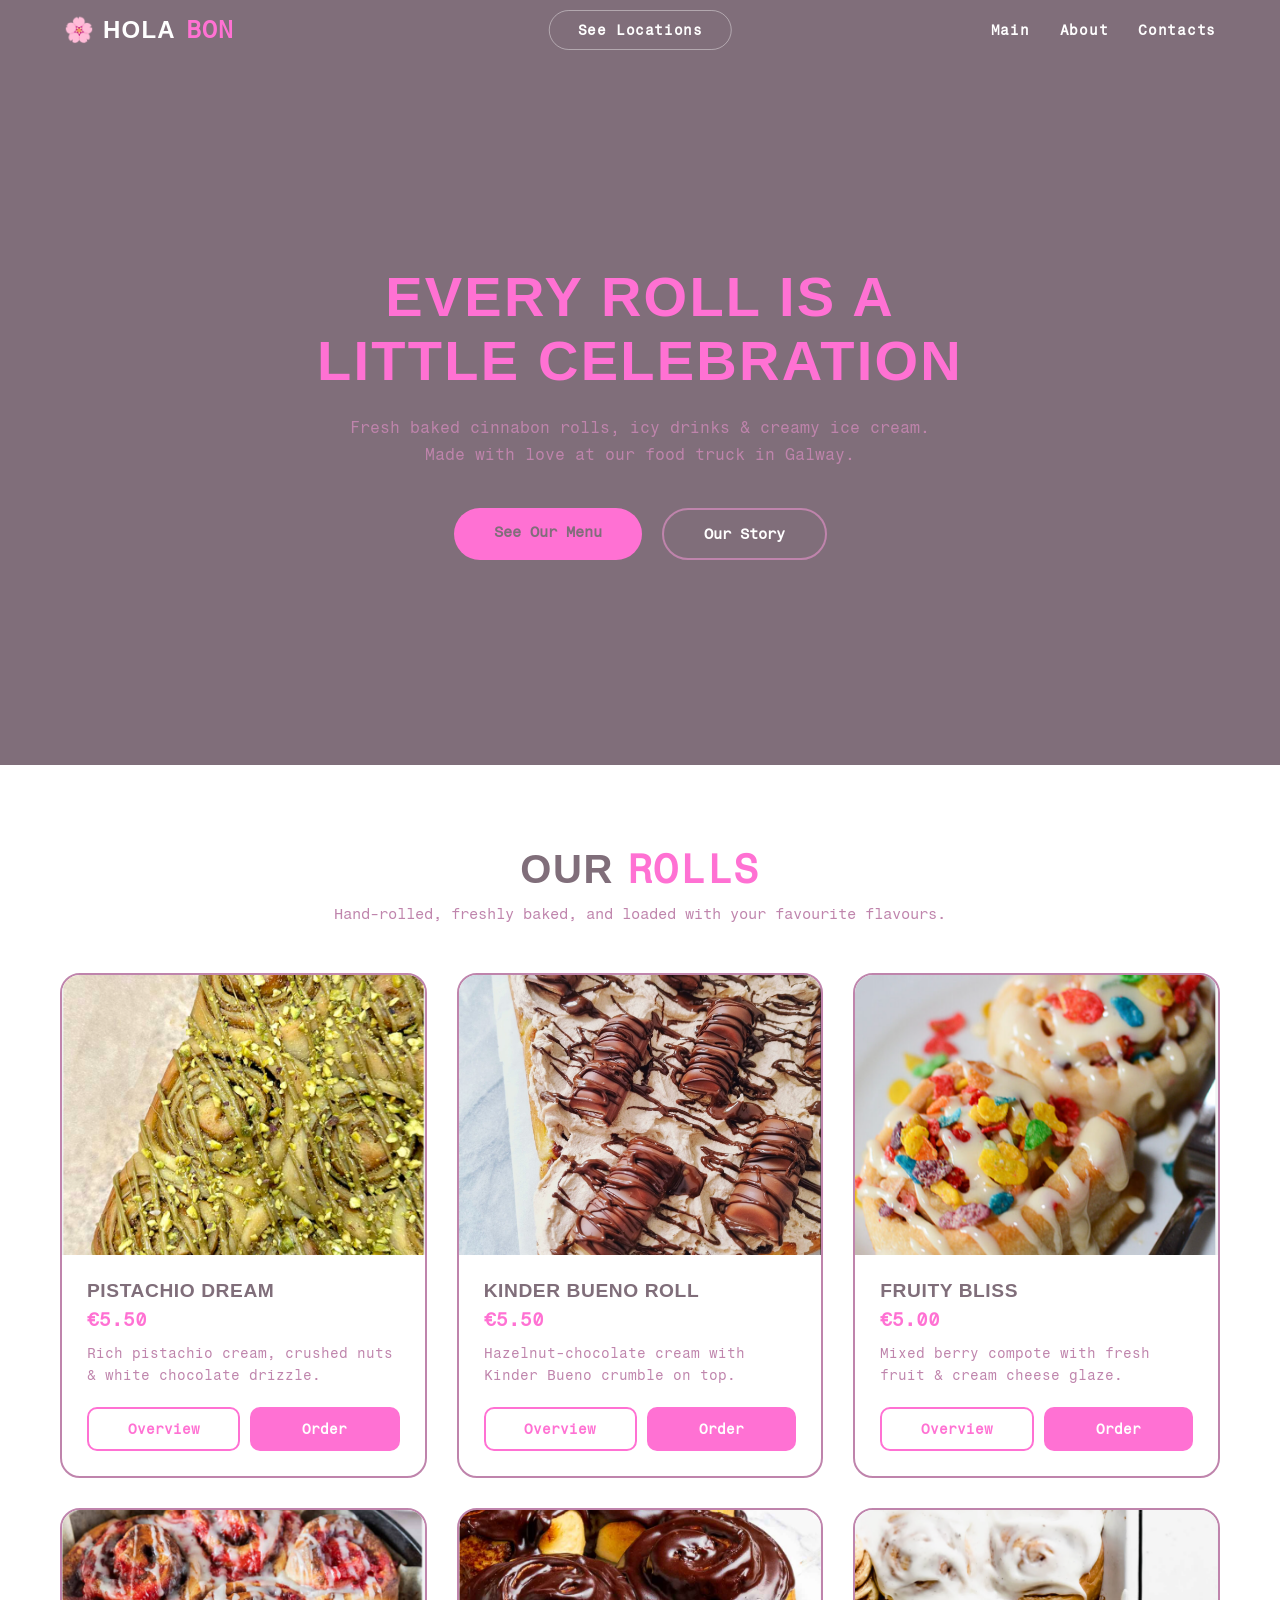
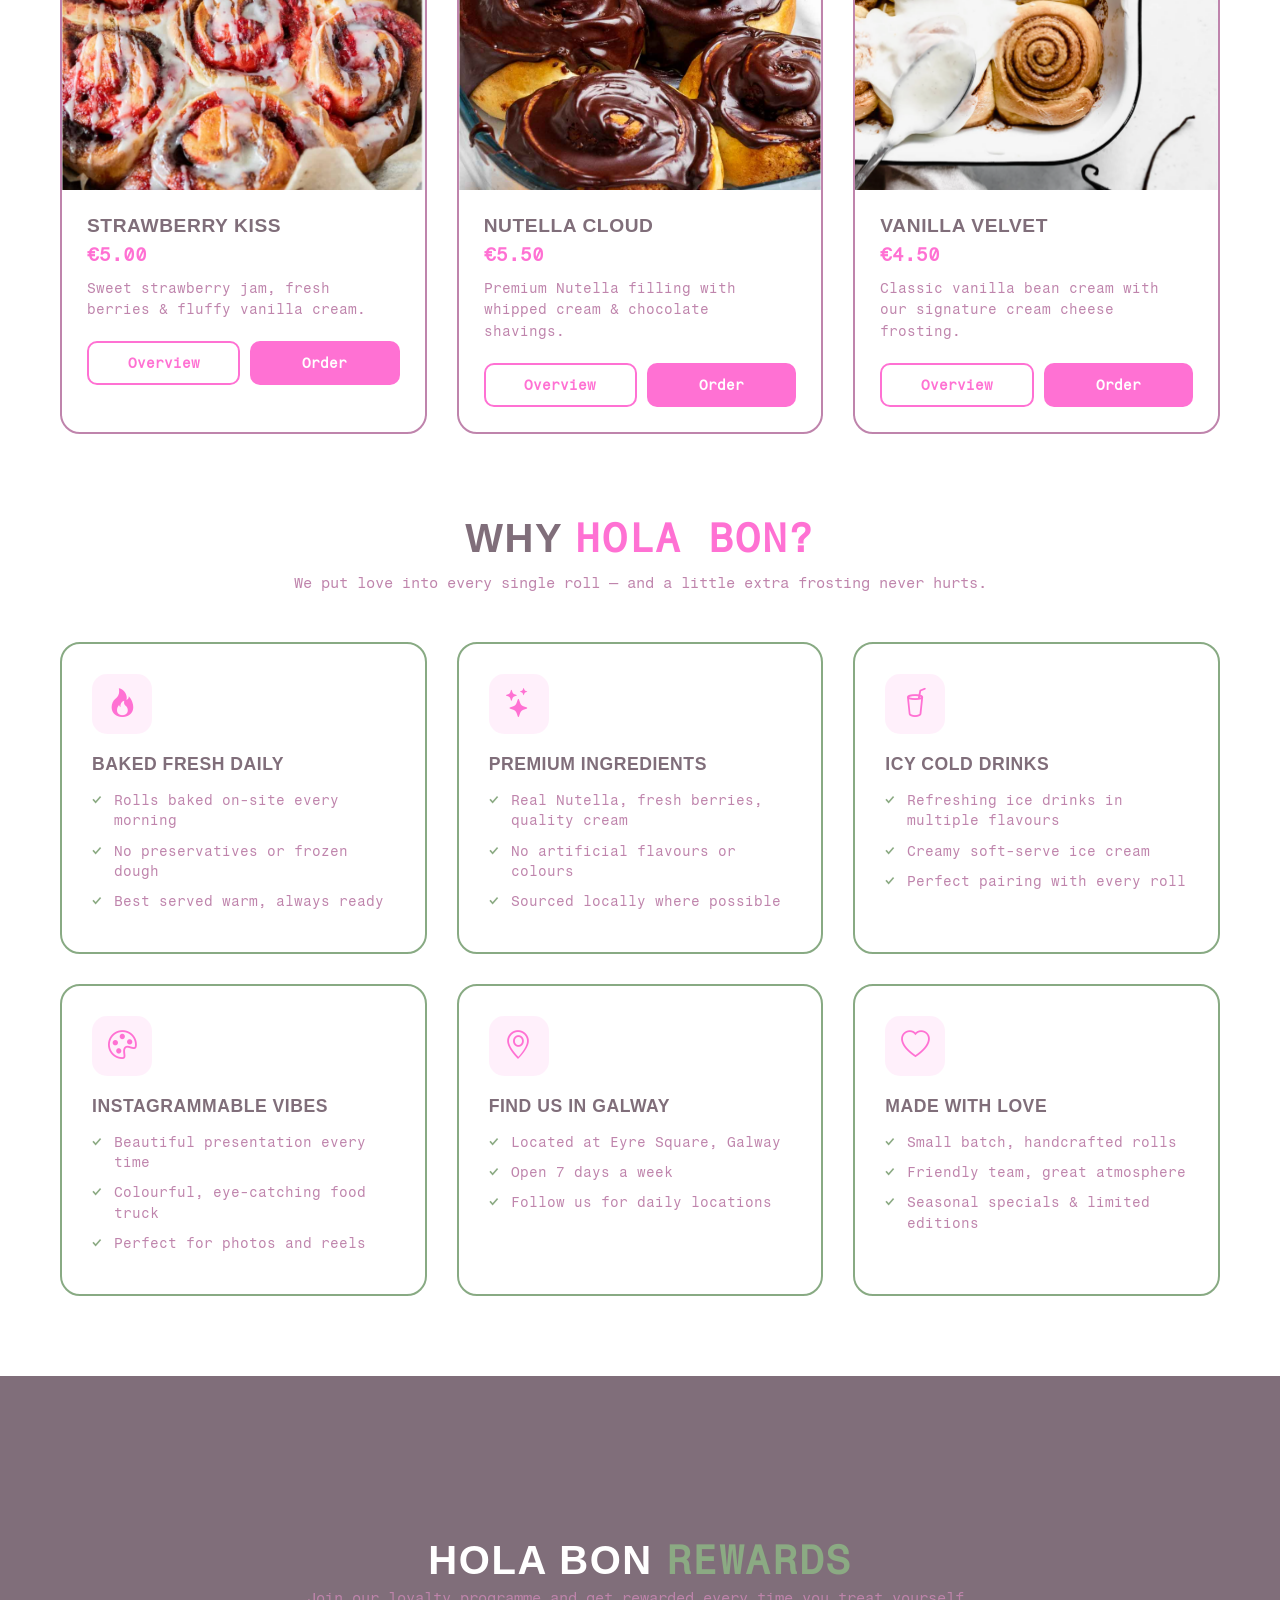
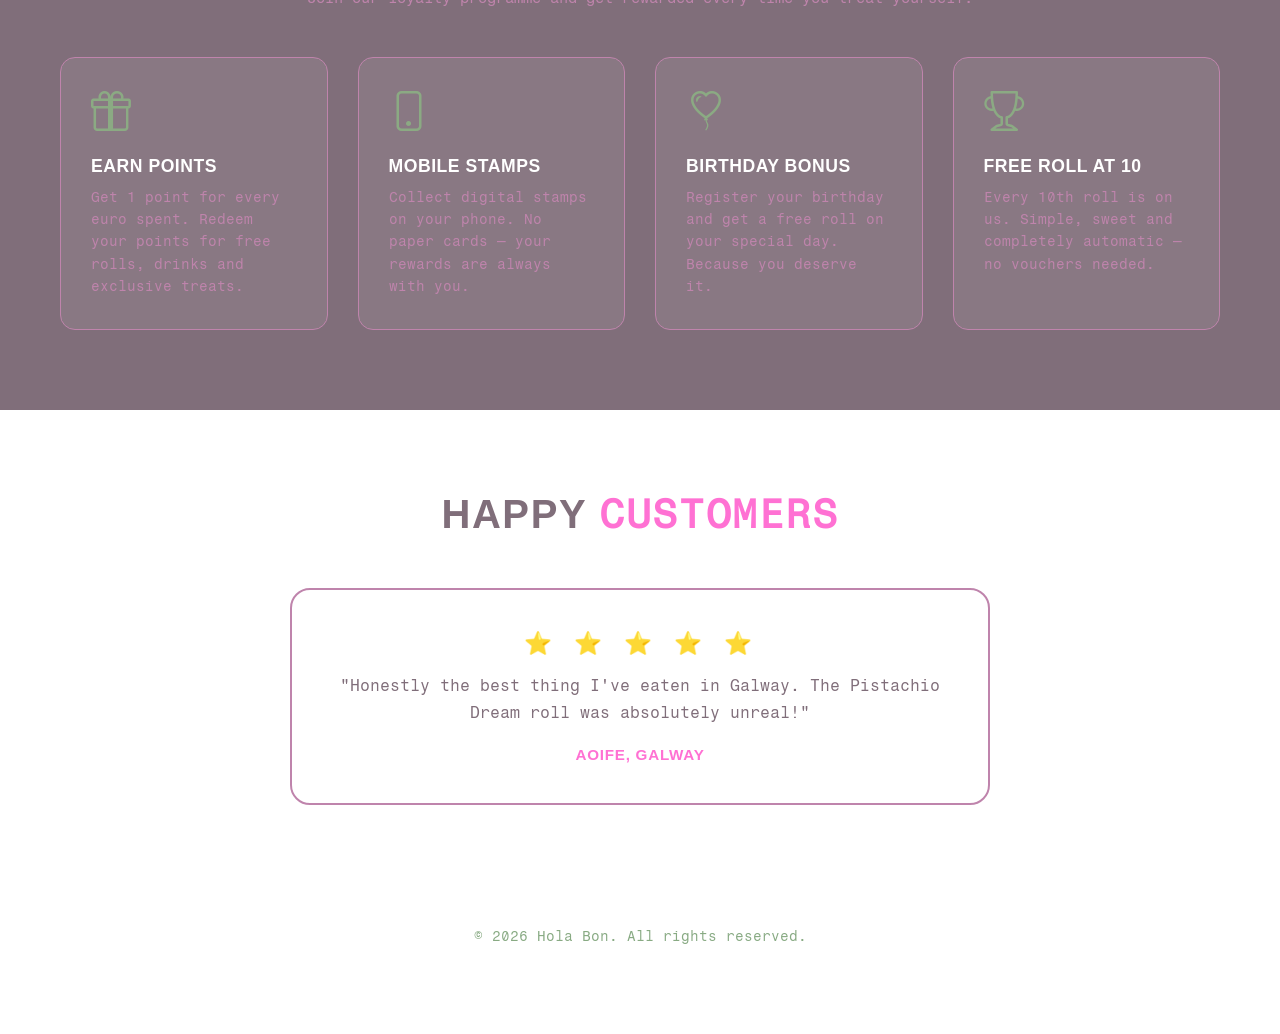
<file: index.html>
<!DOCTYPE html>
<html lang="en">
<head>
    <meta charset="UTF-8">
    <meta name="viewport" content="width=device-width, initial-scale=1.0">
    <title>Hola Bon</title>
    <link rel="stylesheet" href="css/style.css">
    <link href="https://fonts.googleapis.com/css2?family=Montserrat:wght@300;500;700;900&amp;display=swap" rel="stylesheet">
    <link rel="stylesheet" href="https://cdn.jsdelivr.net/npm/bootstrap-icons@1.11.3/font/bootstrap-icons.css">
</head>
<body>

    <div class="main-site">
        <header>
            <a href="index.html" class="logo">
                🌸 Hola
                <span>Bon</span>
            </a>
            <a href="locations.html" class="btn-locations" id="btn-locations">See Locations</a>
            <nav>
                <a href="index.html" id="nav-home">Main</a>
                <a href="about.html" id="nav-about">About</a>
                <a href="contacts.html" id="nav-contacts">Contacts</a>
            </nav>
            <button class="hamburger" id="hamburger" aria-label="Menu">
                <span></span>
                <span></span>
                <span></span>
            </button>
        </header>
    </div>

    <div id="home" class="page-section">

        <section class="hero-section">
            <div class="hero-bg-water"></div>
            <div class="hero-content">
                <h1>Every Roll is a<br>Little Celebration</h1>
                <p>Fresh baked cinnabon rolls, icy drinks &amp; creamy ice cream. <br> Made with love at our food truck in Galway.</p>
                <div class="hero-actions">
                    <a href="#catalog" class="btn-primary">See Our Menu</a>
                    <a href="about.html" class="btn-secondary">Our Story</a>
                </div>
            </div>
        </section>

        <section class="container" id="catalog">
            <div class="section-header">
                <h2>Our <span class="text-blue">Rolls</span></h2>
                <p>Hand-rolled, freshly baked, and loaded with your favourite flavours.</p>
            </div>

            <div class="products-grid" id="products-container">

    <div class="product-card fade-up" data-name="Pistachio Dream" data-desc="Our Pistachio Dream roll is filled with a rich pistachio cream and topped with crushed roasted pistachios and a white chocolate drizzle. Inspired by the beloved Middle Eastern flavours, it's indulgent, fragrant, and absolutely irresistible. Baked fresh every morning — best enjoyed warm.">
        <div class="card-media">
            <img src="./images/pistachio.png">
        </div>
        <div class="card-info">
            <h3>Pistachio Dream</h3>
            <div class="price">€5.50</div>
            <p class="desc">Rich pistachio cream, crushed nuts &amp; white chocolate drizzle.</p>
            <div class="card-buttons">
                <button class="btn-outline">Overview</button>
                <button class="btn-fill">Order</button>
            </div>
        </div>
    </div>

    <div class="product-card fade-up" data-name="Kinder Bueno Roll" data-desc="The Kinder Bueno Roll is every chocolate lover's dream. Filled with a smooth hazelnut-chocolate cream and topped with a Kinder Bueno crumble and milk chocolate glaze. It's the perfect blend of crispy, creamy and gooey in every single bite. A crowd favourite at the truck!">
        <div class="card-media">
            <img src="./images/bueno.png">
        </div>
        <div class="card-info">
            <h3>Kinder Bueno Roll</h3>
            <div class="price">€5.50</div>
            <p class="desc">Hazelnut-chocolate cream with Kinder Bueno crumble on top.</p>
            <div class="card-buttons">
                <button class="btn-outline">Overview</button>
                <button class="btn-fill">Order</button>
            </div>
        </div>
    </div>

    <div class="product-card fade-up" data-name="Fruity Bliss" data-desc="Fruity Bliss is a light and refreshing take on the classic cinnabon roll. Filled with a mixed berry compote and topped with a tangy cream cheese glaze and fresh fruit pieces. Perfect for those who prefer something a little less sweet but just as satisfying.">
        <div class="card-media">
            <img src="./images/fruity.png">
        </div>
        <div class="card-info">
            <h3>Fruity Bliss</h3>
            <div class="price">€5.00</div>
            <p class="desc">Mixed berry compote with fresh fruit &amp; cream cheese glaze.</p>
            <div class="card-buttons">
                <button class="btn-outline">Overview</button>
                <button class="btn-fill">Order</button>
            </div>
        </div>
    </div>

    <div class="product-card fade-up" data-name="Strawberry Kiss" data-desc="The Strawberry Kiss roll is filled with a sweet strawberry jam and fresh strawberry pieces, then topped with a fluffy vanilla cream and freeze-dried strawberry dust. Light, fruity and absolutely gorgeous — this one is a real eye-catcher and tastes even better than it looks.">
        <div class="card-media">
            <img src="./images/strawberry.png">
        </div>
        <div class="card-info">
            <h3>Strawberry Kiss</h3>
            <div class="price">€5.00</div>
            <p class="desc">Sweet strawberry jam, fresh berries &amp; fluffy vanilla cream.</p>
            <div class="card-buttons">
                <button class="btn-outline">Overview</button>
                <button class="btn-fill">Order</button>
            </div>
        </div>
    </div>

    <div class="product-card fade-up" data-name="Nutella Cloud" data-desc="The Nutella Cloud is generously filled with premium Nutella and topped with a light whipped cream swirl, chocolate shavings and a final Nutella drizzle. It's warm, melty and impossibly good. If you're a chocolate-hazelnut fan, this one is non-negotiable.">
        <div class="card-media">
            <img src="./images/nutella.png">
        </div>
        <div class="card-info">
            <h3>Nutella Cloud</h3>
            <div class="price">€5.50</div>
            <p class="desc">Premium Nutella filling with whipped cream &amp; chocolate shavings.</p>
            <div class="card-buttons">
                <button class="btn-outline">Overview</button>
                <button class="btn-fill">Order</button>
            </div>
        </div>
    </div>

    <div class="product-card fade-up" data-name="Vanilla Velvet" data-desc="The Vanilla Velvet is our classic signature roll — soft, pillowy dough filled with a smooth vanilla bean cream and finished with a generous pour of our signature cream cheese frosting. Simple, timeless and absolutely delicious. The roll that started it all.">
        <div class="card-media">
            <img src="./images/vanilla.png">
        </div>
        <div class="card-info">
            <h3>Vanilla Velvet</h3>
            <div class="price">€4.50</div>
            <p class="desc">Classic vanilla bean cream with our signature cream cheese frosting.</p>
            <div class="card-buttons">
                <button class="btn-outline">Overview</button>
                <button class="btn-fill">Order</button>
            </div>
        </div>
    </div>

            </div>
        </section>

        <section class="container" style="margin-top: 80px;">
            <div class="section-header">
                <h2>Why <span class="text-blue">Hola Bon?</span></h2>
                <p>We put love into every single roll — and a little extra frosting never hurts.</p>
            </div>

            <div class="advantages-grid">
                <div class="advantage-card fade-up" style="animation-delay: 0.1s;">
                    <div class="icon-box">
                        <i class="bi bi-fire"></i>
                    </div>
                    <h4>Baked Fresh Daily</h4>
                    <ul>
                        <li>Rolls baked on-site every morning</li>
                        <li>No preservatives or frozen dough</li>
                        <li>Best served warm, always ready</li>
                    </ul>
                </div>

                <div class="advantage-card fade-up" style="animation-delay: 0.1s;">
                    <div class="icon-box">
                        <i class="bi bi-stars"></i>
                    </div>
                    <h4>Premium Ingredients</h4>
                    <ul>
                        <li>Real Nutella, fresh berries, quality cream</li>
                        <li>No artificial flavours or colours</li>
                        <li>Sourced locally where possible</li>
                    </ul>
                </div>

                <div class="advantage-card fade-up" style="animation-delay: 0.1s;">
                    <div class="icon-box">
                        <i class="bi bi-cup-straw"></i>
                    </div>
                    <h4>Icy Cold Drinks</h4>
                    <ul>
                        <li>Refreshing ice drinks in multiple flavours</li>
                        <li>Creamy soft-serve ice cream</li>
                        <li>Perfect pairing with every roll</li>
                    </ul>
                </div>

                <div class="advantage-card fade-up" style="animation-delay: 0.1s;">
                    <div class="icon-box">
                        <i class="bi bi-palette"></i>
                    </div>
                    <h4>Instagrammable Vibes</h4>
                    <ul>
                        <li>Beautiful presentation every time</li>
                        <li>Colourful, eye-catching food truck</li>
                        <li>Perfect for photos and reels</li>
                    </ul>
                </div>

                <div class="advantage-card fade-up" style="animation-delay: 0.1s;">
                    <div class="icon-box">
                        <i class="bi bi-geo-alt"></i>
                    </div>
                    <h4>Find Us in Galway</h4>
                    <ul>
                        <li>Located at Eyre Square, Galway</li>
                        <li>Open 7 days a week</li>
                        <li>Follow us for daily locations</li>
                    </ul>
                </div>

                <div class="advantage-card fade-up" style="animation-delay: 0.1s;">
                    <div class="icon-box">
                        <i class="bi bi-heart"></i>
                    </div>
                    <h4>Made with Love</h4>
                    <ul>
                        <li>Small batch, handcrafted rolls</li>
                        <li>Friendly team, great atmosphere</li>
                        <li>Seasonal specials &amp; limited editions</li>
                    </ul>
                </div>
            </div>
        </section>

        <section class="crm-section">
            <div class="container">
                <div class="section-header text-white">
                    <h2>Hola Bon <span class="text-neon">Rewards</span></h2>
                    <p>Join our loyalty programme and get rewarded every time you treat yourself.</p>
                </div>

                <div class="crm-features">
                    <div class="crm-card">
                        <i class="bi bi-gift"></i>
                        <h4>Earn Points</h4>
                        <p>Get 1 point for every euro spent. Redeem your points for free rolls, drinks and exclusive treats.</p>
                    </div>

                    <div class="crm-card">
                        <i class="bi bi-phone"></i>
                        <h4>Mobile Stamps</h4>
                        <p>Collect digital stamps on your phone. No paper cards — your rewards are always with you.</p>
                    </div>

                    <div class="crm-card">
                        <i class="bi bi-balloon-heart"></i>
                        <h4>Birthday Bonus</h4>
                        <p>Register your birthday and get a free roll on your special day. Because you deserve it.</p>
                    </div>

                    <div class="crm-card">
                        <i class="bi bi-trophy"></i>
                        <h4>Free Roll at 10</h4>
                        <p>Every 10th roll is on us. Simple, sweet and completely automatic — no vouchers needed.</p>
                    </div>
                </div>
            </div>
        </section>

        <section class="container" style="margin-bottom: 80px;">
            <div class="section-header">
                 <h2>Happy <span class="text-blue">Customers</span></h2>
            </div>

            <div class="reviews-container">

                 <div class="review-item active">
                     <div class="stars">⭐ ⭐ ⭐ ⭐ ⭐</div>
                     <p>"Honestly the best thing I've eaten in Galway. The Pistachio Dream roll was absolutely unreal!"</p>
                     <h5>Aoife, Galway</h5>
                 </div>

                 <div class="review-item">
                     <div class="stars">⭐ ⭐ ⭐ ⭐ ⭐</div>
                     <p>"The Kinder Bueno roll is something else. I've been back three times this week and not sorry about it."</p>
                     <h5>Ciarán, Galway</h5>
                 </div>

                 <div class="review-item">
                     <div class="stars">⭐ ⭐ ⭐ ⭐ ⭐</div>
                     <p>"Gorgeous food truck, gorgeous rolls. The Nutella Cloud with an iced drink is the perfect combo."</p>
                     <h5>Emma, Dublin</h5>
                 </div>

                 <div class="review-item">
                     <div class="stars">⭐ ⭐ ⭐ ⭐ ⭐</div>
                     <p>"Tried the Strawberry Kiss on a whim — now I dream about it. 10/10 would recommend to everyone."</p>
                     <h5>Liam, Limerick</h5>
                 </div>

                 <div class="review-item">
                     <div class="stars">⭐ ⭐ ⭐ ⭐ ⭐</div>
                     <p>"The friendliest food truck in Ireland. Rolls are fresh, warm and the ice cream is perfect on a summer day."</p>
                     <h5>Sophie, Cork</h5>
                 </div>

            </div>
        </section>

        <footer>
            <p>© 2026 Hola Bon. All rights reserved.</p>
        </footer>
    </div>


<!-- OVERVIEW MODAL -->
<div class="modal-overlay" id="overviewModal">
    <div class="modal-box">
        <button class="modal-close">&times;</button>
        <h2>Roll Overview</h2>
        <p>Loading flavour details...</p>
        <button class="modal-main-btn modal-close-btn">Close</button>
    </div>
</div>

<!-- ORDER MODAL -->
<div class="modal-overlay" id="buyModal">
    <div class="modal-box">
        <button class="modal-close">&times;</button>
        <h2>Pre-order</h2>
        <h3>Pistachio Dream</h3>

        <form id="orderForm">
            <label>Name:</label>
            <input type="text" id="name" placeholder="Enter your name">

            <label>Phone number:</label>
            <input type="tel" id="phone" placeholder="+353...">

            <label>City:</label>
            <input type="text" id="city" placeholder="Enter your city">

            <button type="submit" class="modal-main-btn">Send order</button>
        </form>
    </div>
</div>

<script src="js/header.js"></script>
<script src="js/javaScript.js"></script>
</body>
</html>
</file>
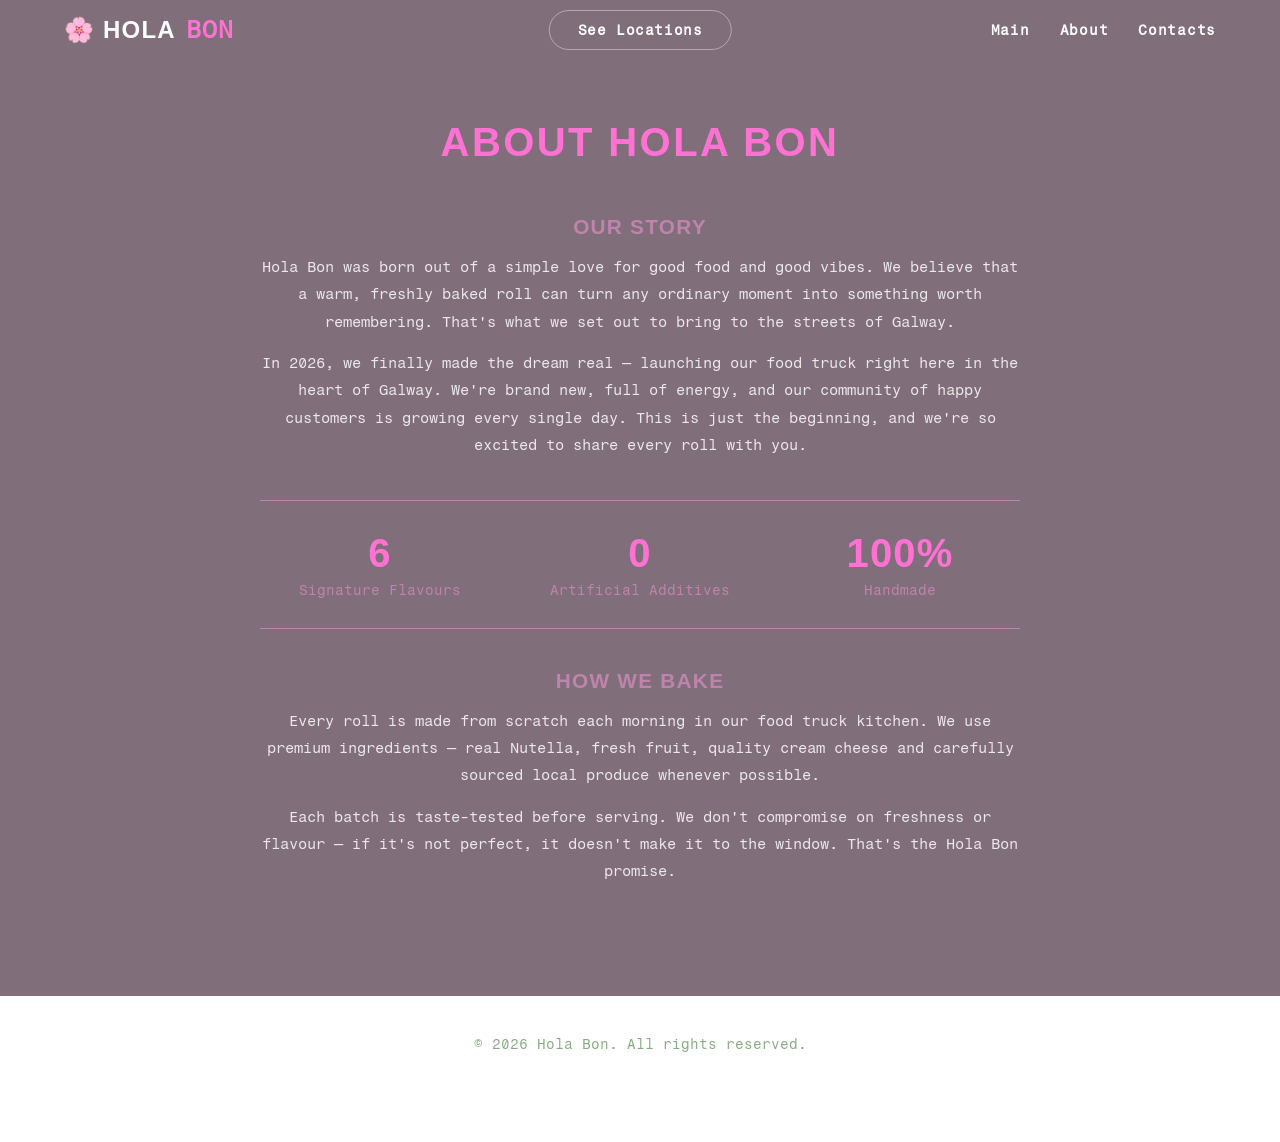
<file: about.html>
<!DOCTYPE html>
<html lang="en">
<head>
    <meta charset="UTF-8">
    <meta name="viewport" content="width=device-width, initial-scale=1.0">
    <title>Hola Bon</title>
    <link rel="stylesheet" href="css/about.css">
    <link href="https://fonts.googleapis.com/css2?family=Montserrat:wght@300;500;700;900&amp;display=swap" rel="stylesheet">
</head>
<body>

    <div class="main-site">
        <header>
            <a href="index.html" class="logo">
                🌸 Hola
                <span>Bon</span>
            </a>
            <a href="locations.html" class="btn-locations" id="btn-locations">See Locations</a>
            <nav>
                <a href="index.html" id="nav-home">Main</a>
                <a href="about.html" id="nav-about">About</a>
                <a href="contacts.html" id="nav-contacts">Contacts</a>
            </nav>
            <button class="hamburger" id="hamburger" aria-label="Menu">
                <span></span>
                <span></span>
                <span></span>
            </button>
        </header>
    </div>

    <div class="page-section" id="about">
        <section class="hero-small">
            <h1>About Hola Bon</h1>

            <div class="container text-content fade-up">

                <div class="about-block">
                    <h3>Our Story</h3>
                    <p>
                        Hola Bon was born out of a simple love for good food and good vibes. 
                        We believe that a warm, freshly baked roll can turn any ordinary moment 
                        into something worth remembering. That's what we set out to bring to the 
                        streets of Galway.
                    </p>
                    <p>
                        In 2026, we finally made the dream real — launching our food truck right 
                        here in the heart of Galway. We're brand new, full of energy, and our 
                        community of happy customers is growing every single day. This is just 
                        the beginning, and we're so excited to share every roll with you.
                    </p>
                </div>

                <div class="about-stats">
                    <div class="stat">
                        <span>6</span>
                        <p>Signature Flavours</p>
                    </div>
                    <div class="stat">
                        <span>0</span>
                        <p>Artificial Additives</p>
                    </div>
                    <div class="stat">
                        <span>100%</span>
                        <p>Handmade</p>
                    </div>
                </div>

                <div class="about-block">
                    <h3>How We Bake</h3>
                    <p>
                        Every roll is made from scratch each morning in our food truck kitchen. 
                        We use premium ingredients — real Nutella, fresh fruit, quality cream cheese 
                        and carefully sourced local produce whenever possible.
                    </p>
                    <p>
                        Each batch is taste-tested before serving. We don't compromise on freshness 
                        or flavour — if it's not perfect, it doesn't make it to the window. 
                        That's the Hola Bon promise.
                    </p>
                </div>

            </div>
        </section>
    </div>

    <footer>
        <p>© 2026 Hola Bon. All rights reserved.</p>
    </footer>

<script src="js/header.js"></script>
</body>
</html>
</file>
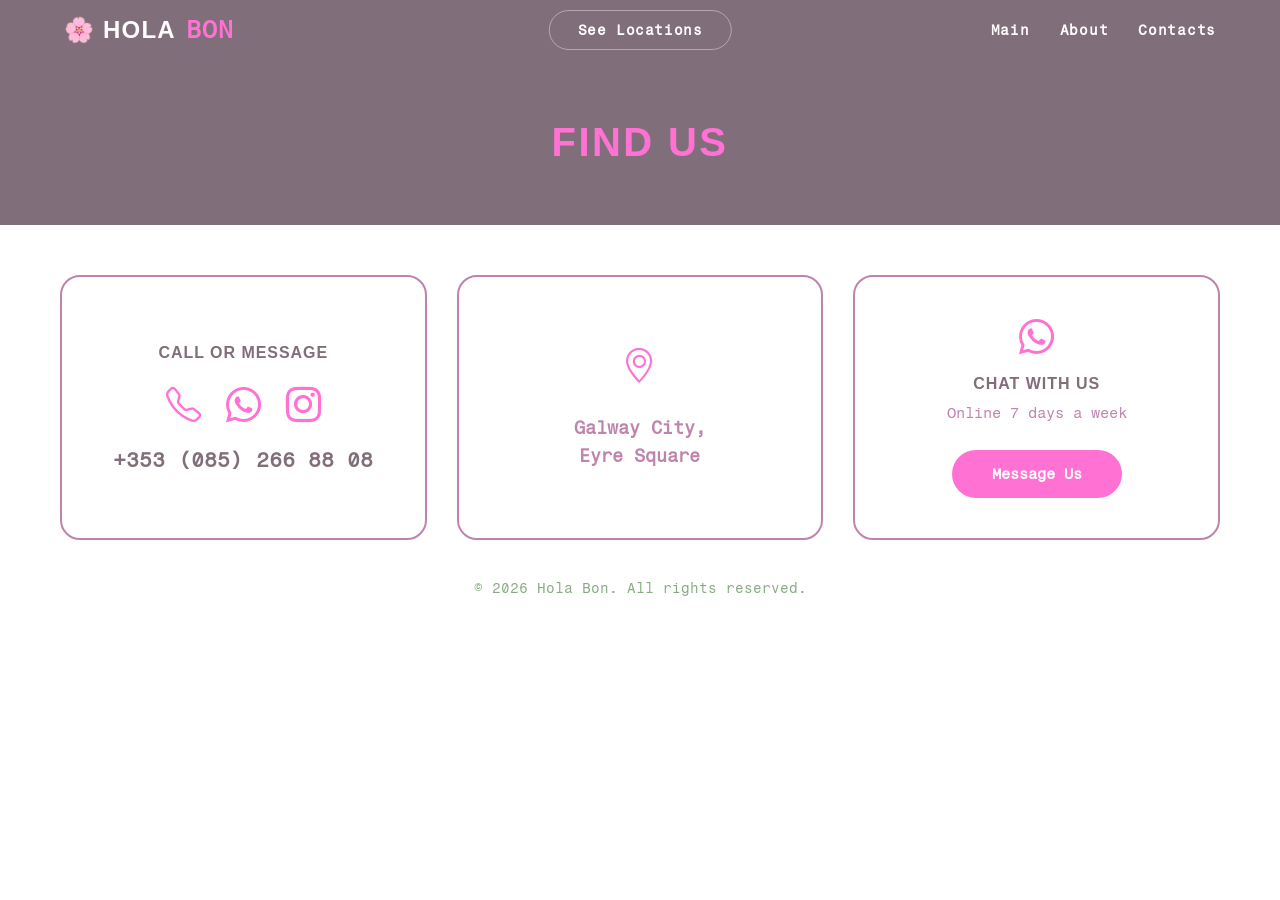
<file: contacts.html>
<!DOCTYPE html>
<html lang="en">
<head>
    <meta charset="UTF-8">
    <meta name="viewport" content="width=device-width, initial-scale=1.0">
    <title>Hola Bon</title>
    <link rel="stylesheet" href="css/contacts.css">
    <link href="https://fonts.googleapis.com/css2?family=Montserrat:wght@300;500;700;900&display=swap" rel="stylesheet">
    <link rel="stylesheet" href="https://cdn.jsdelivr.net/npm/bootstrap-icons@1.11.3/font/bootstrap-icons.css">
</head>
<body>

    <div class="main-site">
        <header>
            <a href="index.html" class="logo">
                🌸 Hola
                <span>Bon</span>
            </a>
            <a href="locations.html" class="btn-locations" id="btn-locations">See Locations</a>
            <nav>
                <a href="index.html" id="nav-home">Main</a>
                <a href="about.html" id="nav-about">About</a>
                <a href="contacts.html" id="nav-contacts">Contacts</a>
            </nav>
            <button class="hamburger" id="hamburger" aria-label="Menu">
                <span></span>
                <span></span>
                <span></span>
            </button>
        </header>
    </div>

    <div class="page-section" id="contacts">

        <section class="hero-small">
            <h1>Find Us</h1>
        </section>

        <div class="container fade-up">
            <div class="contact-grid-page">

                <div class="contact-card-page">
                    <h3>Call or Message</h3>
                    <div class="contact-icons-row">
                        <a href="tel:+353852778787"><i class="bi bi-telephone"></i></a>
                        <a href="tel:+353852778787"><i class="bi bi-whatsapp"></i></a>
                        <a href="tel:+353852778787"><i class="bi bi-instagram"></i></a>
                    </div>
                    <a href="tel:+353852778787" class="phone-large">
                        +353 (085) 266 88 08
                    </a>
                </div>

                <div class="contact-card-page">
                    <i class="bi bi-geo-alt"></i>
                    <p style="font-weight:bold; font-size: 1.1rem; margin-top:10px;">
                        Galway City,<br>Eyre Square
                    </p>
                </div>

                <div class="contact-card-page">
                    <i class="bi bi-whatsapp"></i>
                    <h3>Chat with Us</h3>
                    <p>Online 7 days a week</p>
                    <button class="btn-fill telegram-btn">Message Us</button>
                </div>

            </div>
        </div>

    </div>

    <footer>
        <p>© 2026 Hola Bon. All rights reserved.</p>
    </footer>

<script src="js/header.js"></script>
</body>
</html>
</file>
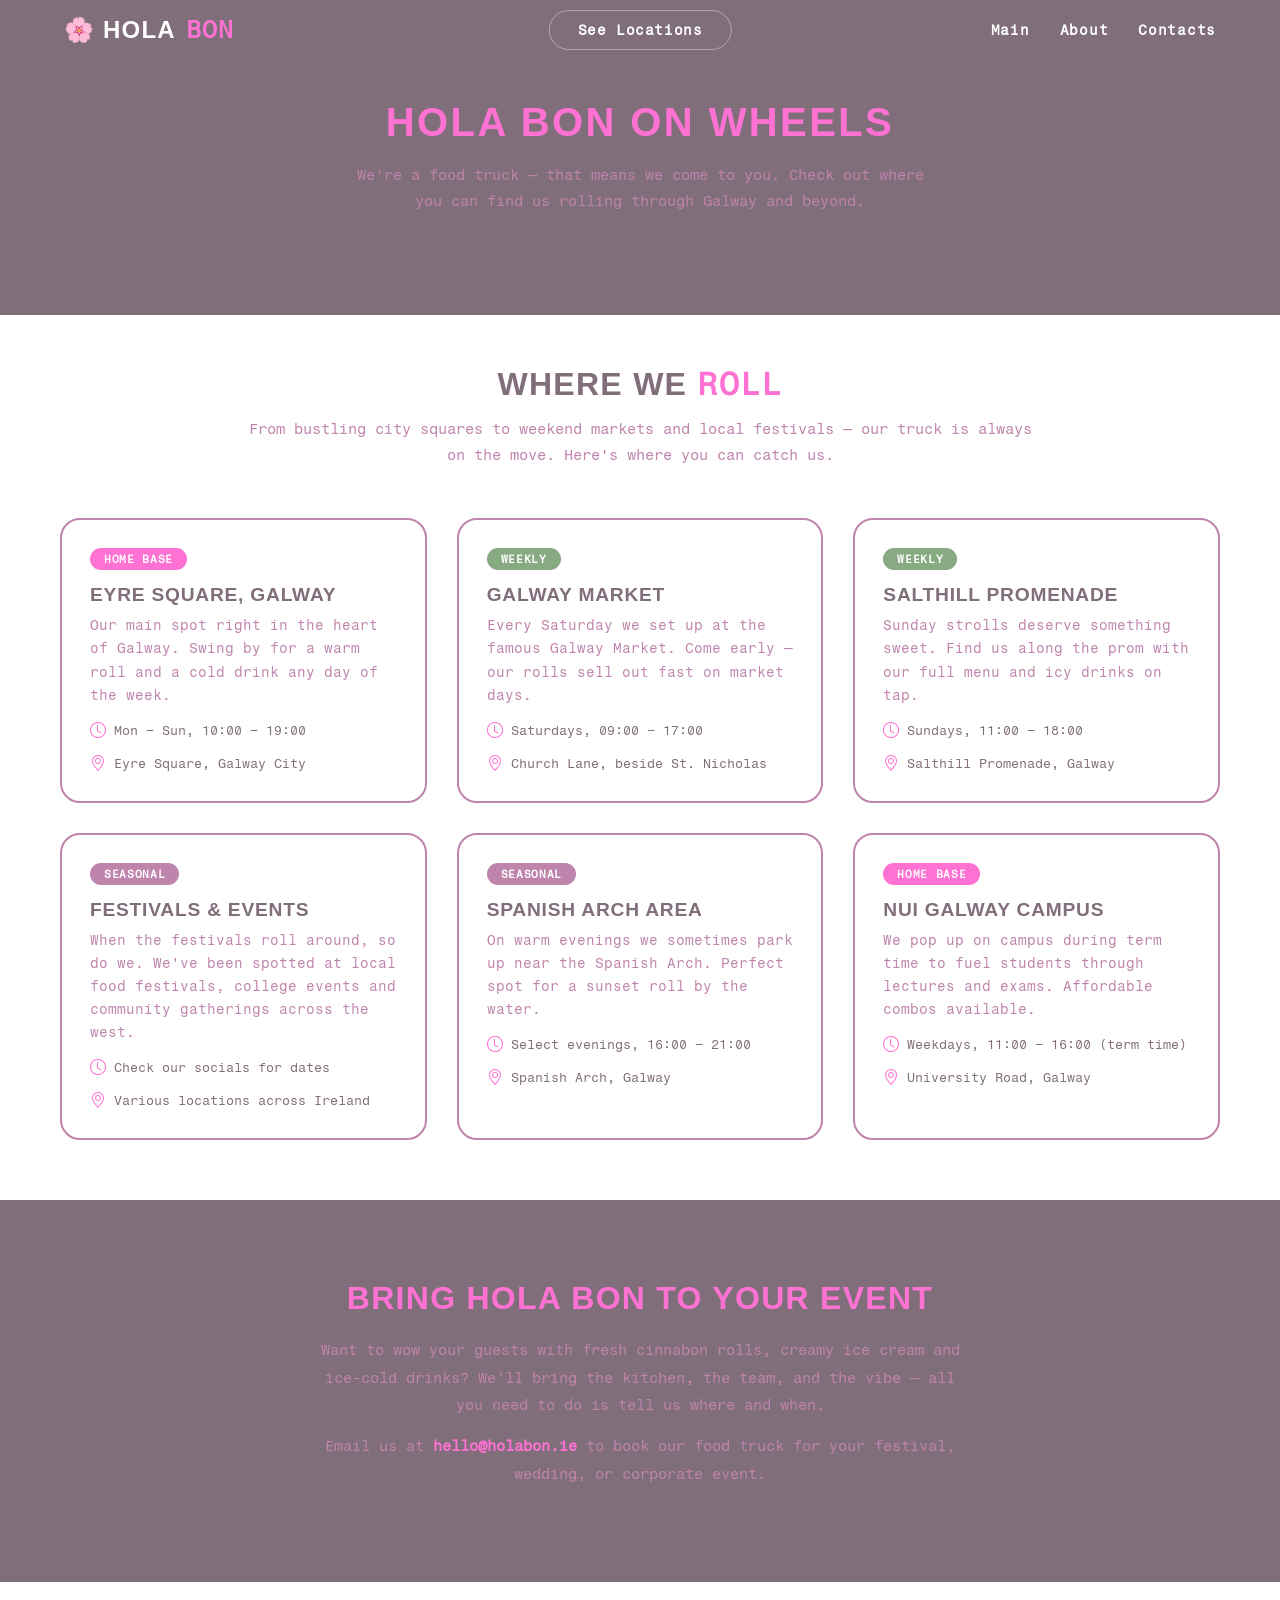
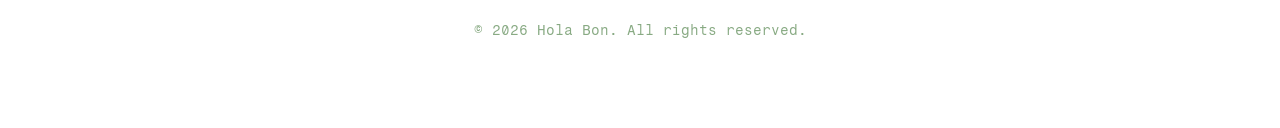
<file: locations.html>
<!DOCTYPE html>
<html lang="en">
<head>
    <meta charset="UTF-8">
    <meta name="viewport" content="width=device-width, initial-scale=1.0">
    <title>Hola Bon — Locations</title>
    <link rel="stylesheet" href="css/locations.css">
    <link href="https://fonts.googleapis.com/css2?family=Montserrat:wght@300;500;700;900&display=swap" rel="stylesheet">
    <link rel="stylesheet" href="https://cdn.jsdelivr.net/npm/bootstrap-icons@1.11.3/font/bootstrap-icons.css">
</head>
<body>

    <div class="main-site">
        <header>
            <a href="index.html" class="logo">
                🌸 Hola
                <span>Bon</span>
            </a>
            <a href="locations.html" class="btn-locations" id="btn-locations">See Locations</a>
            <nav>
                <a href="index.html" id="nav-home">Main</a>
                <a href="about.html" id="nav-about">About</a>
                <a href="contacts.html" id="nav-contacts">Contacts</a>
            </nav>
            <button class="hamburger" id="hamburger" aria-label="Menu">
                <span></span>
                <span></span>
                <span></span>
            </button>
        </header>
    </div>

    <div class="page-section" id="locations">

        <section class="hero-small">
            <h1>Hola Bon On Wheels</h1>
            <p>We're a food truck — that means we come to you. Check out where you can find us rolling through Galway and beyond.</p>
        </section>

        <div class="container">

            <div class="locations-intro fade-up">
                <h2>Where We <span>Roll</span></h2>
                <p>From bustling city squares to weekend markets and local festivals — our truck is always on the move. Here's where you can catch us.</p>
            </div>

            <div class="locations-grid fade-up">

                <div class="location-card">
                    <div class="location-card-body">
                        <span class="location-tag">Home Base</span>
                        <h3>Eyre Square, Galway</h3>
                        <p>Our main spot right in the heart of Galway. Swing by for a warm roll and a cold drink any day of the week.</p>
                        <div class="location-detail">
                            <i class="bi bi-clock"></i>
                            Mon – Sun, 10:00 – 19:00
                        </div>
                        <div class="location-detail">
                            <i class="bi bi-geo-alt"></i>
                            Eyre Square, Galway City
                        </div>
                    </div>
                </div>

                <div class="location-card">
                    <div class="location-card-body">
                        <span class="location-tag tag-weekly">Weekly</span>
                        <h3>Galway Market</h3>
                        <p>Every Saturday we set up at the famous Galway Market. Come early — our rolls sell out fast on market days.</p>
                        <div class="location-detail">
                            <i class="bi bi-clock"></i>
                            Saturdays, 09:00 – 17:00
                        </div>
                        <div class="location-detail">
                            <i class="bi bi-geo-alt"></i>
                            Church Lane, beside St. Nicholas
                        </div>
                    </div>
                </div>

                <div class="location-card">
                    <div class="location-card-body">
                        <span class="location-tag tag-weekly">Weekly</span>
                        <h3>Salthill Promenade</h3>
                        <p>Sunday strolls deserve something sweet. Find us along the prom with our full menu and icy drinks on tap.</p>
                        <div class="location-detail">
                            <i class="bi bi-clock"></i>
                            Sundays, 11:00 – 18:00
                        </div>
                        <div class="location-detail">
                            <i class="bi bi-geo-alt"></i>
                            Salthill Promenade, Galway
                        </div>
                    </div>
                </div>

                <div class="location-card">
                    <div class="location-card-body">
                        <span class="location-tag tag-seasonal">Seasonal</span>
                        <h3>Festivals &amp; Events</h3>
                        <p>When the festivals roll around, so do we. We've been spotted at local food festivals, college events and community gatherings across the west.</p>
                        <div class="location-detail">
                            <i class="bi bi-clock"></i>
                            Check our socials for dates
                        </div>
                        <div class="location-detail">
                            <i class="bi bi-geo-alt"></i>
                            Various locations across Ireland
                        </div>
                    </div>
                </div>

                <div class="location-card">
                    <div class="location-card-body">
                        <span class="location-tag tag-seasonal">Seasonal</span>
                        <h3>Spanish Arch Area</h3>
                        <p>On warm evenings we sometimes park up near the Spanish Arch. Perfect spot for a sunset roll by the water.</p>
                        <div class="location-detail">
                            <i class="bi bi-clock"></i>
                            Select evenings, 16:00 – 21:00
                        </div>
                        <div class="location-detail">
                            <i class="bi bi-geo-alt"></i>
                            Spanish Arch, Galway
                        </div>
                    </div>
                </div>

                <div class="location-card">
                    <div class="location-card-body">
                        <span class="location-tag">Home Base</span>
                        <h3>NUI Galway Campus</h3>
                        <p>We pop up on campus during term time to fuel students through lectures and exams. Affordable combos available.</p>
                        <div class="location-detail">
                            <i class="bi bi-clock"></i>
                            Weekdays, 11:00 – 16:00 (term time)
                        </div>
                        <div class="location-detail">
                            <i class="bi bi-geo-alt"></i>
                            University Road, Galway
                        </div>
                    </div>
                </div>

            </div>
        </div>

        <section class="event-section">
            <h2>Bring Hola Bon to Your Event</h2>
            <p>Want to wow your guests with fresh cinnabon rolls, creamy ice cream and ice-cold drinks? We'll bring the kitchen, the team, and the vibe — all you need to do is tell us where and when.</p>
            <p>Email us at <a href="mailto:hello@holabon.ie" class="event-email">hello@holabon.ie</a> to book our food truck for your festival, wedding, or corporate event.</p>
        </section>

    </div>

    <footer>
        <p>© 2026 Hola Bon. All rights reserved.</p>
    </footer>

<script src="js/header.js"></script>
</body>
</html>
</file>
<file: css/style.css>
/*
Project: Hola Bon Website
File: style.css
*/

/* ===== FONTS ===== */
/* Fragment Mono — body font (Google Fonts) */
@import url('https://fonts.googleapis.com/css2?family=Fragment+Mono&display=swap');

/*
  Trade Gothic LT — heading font.
  Not on Google Fonts. Load via Adobe Fonts / @font-face,
  or replace 'Trade Gothic LT' below with your hosted version.
  Fallback stack: Franklin Gothic Medium → Arial Narrow → Arial.
*/

/* ===== CSS VARIABLES ===== */
:root {
    --pink:  #FF71D3;
    --green: #8BAA83;
    --mauve: #BF84AC;
    --sage:  #88AA83;
    --dark:  #806E7A;
    --white: #ffffff;
    --bg:    #ffffff;
}


/* ===== GENERAL RESET ===== */
* {
    font-family: 'Fragment Mono', monospace;
    font-style: normal;
    margin: 0;
    padding: 0;
    box-sizing: border-box;
}

h1, h2, h3, h4, h5, h6 {
    font-family: 'Trade Gothic LT', 'Franklin Gothic Medium', 'Arial Narrow', Arial, sans-serif;
    font-style: normal;
}

body {
    background-color: var(--bg);
    color: var(--dark);
    padding-bottom: 50px;
}


/* ===== HEADER AND LOGO ===== */
.logo {
    display: flex;
    align-items: center;
    gap: 10px;
    font-family: 'Trade Gothic LT', 'Franklin Gothic Medium', 'Arial Narrow', Arial, sans-serif;
    font-size: 1.5rem;
    font-weight: 900;
    font-style: normal;
    text-transform: uppercase;
    letter-spacing: 0.05em;
    text-decoration: none;
    color: inherit;
    cursor: pointer;
}

.logo-img {
    height: 40px;
    width: auto;
}

.logo span {
    color: var(--pink);
}

header {
    position: fixed;
    background: var(--dark);
    border-bottom: 2px solid transparent;
    transition: background 0.3s, border-color 0.3s;
    display: flex;
    justify-content: space-between;
    padding: 15px 5%;
    align-items: center;
    z-index: 100;
    width: 100%;
}


/* ===== HEADER LOCATION BUTTON ===== */
.btn-locations {
    position: absolute;
    left: 50%;
    transform: translateX(-50%);
    font-family: 'Fragment Mono', monospace;
    font-style: normal;
    font-weight: 800;
    font-size: 0.9rem;
    letter-spacing: 0.04em;
    color: var(--dark);
    text-decoration: none;
    border: 1.5px solid var(--mauve);
    border-radius: 50px;
    padding: 10px 28px;
    transition: 0.3s;
}

.btn-locations:hover {
    background: var(--pink);
    border-color: var(--pink);
    color: var(--white);
}


/* ===== NAVIGATION ===== */
nav {
    display: block;
}

nav a {
    margin-left: 20px;
    text-decoration: none;
    font-family: 'Fragment Mono', monospace;
    font-style: normal;
    font-weight: 600;
    font-size: 0.9rem;
    letter-spacing: 0.05em;
    transition: 0.2s;
    color: var(--dark);
}

nav a:hover {
    color: var(--pink);
    transition: 0.2s ease-in-out;
}


/* ===== HERO SECTION ===== */
.hero-section {
    min-height: 85vh;
    display: flex;
    align-items: center;
    justify-content: center;
    text-align: center;
    position: relative;
    overflow: hidden;
    background: var(--dark);
    color: var(--white);
    padding: 120px 20px 60px;
}

/* Background element — solid, no gradient */
.hero-bg-water {
    display: none;
}

.hero-content {
    position: relative;
}

.hero-content h1 {
    font-family: 'Trade Gothic LT', 'Franklin Gothic Medium', 'Arial Narrow', Arial, sans-serif;
    font-style: normal;
    color: var(--pink);
    font-size: 3.5rem;
    font-weight: 900;
    line-height: 1.15;
    text-transform: uppercase;
    letter-spacing: 0.04em;
    margin-bottom: 20px;
}

.hero-content p {
    font-family: 'Fragment Mono', monospace;
    font-style: normal;
    font-size: 1rem;
    margin-bottom: 40px;
    color: var(--mauve);
    line-height: 1.7;
}

.hero-actions {
    display: flex;
    gap: 20px;
    justify-content: center;
    flex-wrap: wrap;
}


/* ===== BUTTONS ===== */
.btn-primary {
    background: var(--pink);
    color: var(--dark);
    border: none;
    padding: 15px 40px;
    border-radius: 50px;
    font-family: 'Fragment Mono', monospace;
    font-style: normal;
    font-weight: 700;
    font-size: 0.95rem;
    transition: 0.3s;
    cursor: pointer;
}

.btn-primary:hover {
    background: var(--green);
    color: var(--dark);
    transform: translateY(-3px);
}

.btn-secondary {
    background: transparent;
    border: 2px solid var(--mauve);
    color: var(--white);
    padding: 15px 40px;
    border-radius: 50px;
    font-family: 'Fragment Mono', monospace;
    font-style: normal;
    font-weight: 700;
    font-size: 0.95rem;
    transition: 0.3s;
    cursor: pointer;
}

.btn-secondary:hover {
    background: var(--mauve);
    color: var(--white);
}


/* ===== PAGE CONTAINER AND HEADINGS ===== */
.container {
    max-width: 1200px;
    margin: 0 auto;
    padding: 0 20px;
}

.section-header {
    text-align: center;
    margin: 80px 0 50px;
}

.section-header h2 {
    font-family: 'Trade Gothic LT', 'Franklin Gothic Medium', 'Arial Narrow', Arial, sans-serif;
    font-style: normal;
    font-size: 2.5rem;
    font-weight: 800;
    color: var(--dark);
    margin-bottom: 12px;
    text-transform: uppercase;
    letter-spacing: 0.04em;
}

.section-header p {
    font-family: 'Fragment Mono', monospace;
    font-style: normal;
    color: var(--mauve);
    font-size: 0.95rem;
}

.text-blue {
    color: var(--pink);
}


/* ===== PAGE STRUCTURE ===== */
.page-section {
    display: block;
    padding-top: 0;
}


/* ===== ANIMATION ===== */
@keyframes fadeInUp {
    from {
        opacity: 0;
        transform: translateY(30px);
    }
    to {
        opacity: 1;
        transform: translateY(0);
    }
}

.fade-up {
    animation: fadeInUp 0.8s ease forwards;
}


/* ===== PRODUCT CARDS ===== */
.products-grid {
    display: grid;
    gap: 30px;
    grid-template-columns: repeat(auto-fit, minmax(280px, 1fr));
}

.product-card {
    background: var(--white);
    border-radius: 20px;
    overflow: hidden;
    border: 2px solid var(--mauve);
    transition: 0.3s;
    position: relative;
}

.product-card:hover {
    border-color: var(--pink);
    transform: translateY(-4px);
}

.card-media {
    height: 280px;
    background: #f9f0f6;
    position: relative;
    overflow: hidden;
}

.card-media img {
    width: 100%;
    height: 100%;
    object-fit: cover;
}

.card-info {
    padding: 25px;
}

.card-info h3 {
    font-family: 'Trade Gothic LT', 'Franklin Gothic Medium', 'Arial Narrow', Arial, sans-serif;
    font-style: normal;
    font-size: 1.2rem;
    font-weight: 700;
    text-transform: uppercase;
    letter-spacing: 0.03em;
    margin-bottom: 6px;
    color: var(--dark);
}

.price {
    font-family: 'Fragment Mono', monospace;
    font-style: normal;
    color: var(--pink);
    font-weight: 800;
    font-size: 1.2rem;
    margin-bottom: 12px;
}

.desc {
    font-family: 'Fragment Mono', monospace;
    font-style: normal;
    font-size: 0.85rem;
    color: var(--mauve);
    margin-bottom: 20px;
    line-height: 1.6;
}

.card-buttons {
    display: flex;
    gap: 10px;
}

.card-buttons button {
    flex: 1;
    border-radius: 10px;
    cursor: pointer;
    font-family: 'Fragment Mono', monospace;
    font-style: normal;
    font-size: 0.85rem;
    font-weight: 700;
}

.btn-outline {
    background: transparent;
    border: 2px solid var(--pink);
    color: var(--pink);
    padding: 12px 20px;
    font-weight: 700;
    transition: 0.3s;
}

.btn-outline:hover {
    background: var(--pink);
    color: var(--white);
}

.btn-fill {
    background: var(--pink);
    color: var(--white);
    border: none;
    padding: 12px 20px;
    font-weight: 700;
    transition: 0.3s;
}

.btn-fill:hover {
    background: var(--green);
    color: var(--dark);
}


/* ===== ADVANTAGES SECTION ===== */
.advantages-grid {
    display: grid;
    grid-template-columns: repeat(auto-fit, minmax(320px, 1fr));
    gap: 30px;
}

.advantage-card {
    background: var(--white);
    padding: 30px;
    border-radius: 20px;
    border: 2px solid var(--sage);
    transition: 0.3s;
}

.advantage-card:hover {
    border-color: var(--pink);
}

i {
    font-size: 1.8rem;
    color: var(--pink);
}

.icon-box {
    width: 60px;
    height: 60px;
    background: rgba(255, 113, 211, 0.1);
    border-radius: 15px;
    display: flex;
    align-items: center;
    justify-content: center;
    margin-bottom: 20px;
}

.advantage-card h4 {
    font-family: 'Trade Gothic LT', 'Franklin Gothic Medium', 'Arial Narrow', Arial, sans-serif;
    font-style: normal;
    font-size: 1.1rem;
    font-weight: 700;
    text-transform: uppercase;
    letter-spacing: 0.03em;
    margin-bottom: 15px;
    color: var(--dark);
}

.advantage-card ul {
    list-style: none;
    padding: 0;
}

.advantage-card li {
    position: relative;
    padding-left: 22px;
    margin-bottom: 10px;
    font-family: 'Fragment Mono', monospace;
    font-style: normal;
    color: var(--mauve);
    font-size: 0.85rem;
    line-height: 1.5;
}

.advantage-card li::before {
    content: '✓';
    position: absolute;
    left: 0;
    top: 0;
    color: var(--green);
    font-weight: bold;
}


/* ===== LOYALTY / REWARDS SECTION ===== */
.crm-section {
    background: var(--dark);
    padding: 80px 20px;
    margin-top: 80px;
}

.crm-section h2 {
    font-family: 'Trade Gothic LT', 'Franklin Gothic Medium', 'Arial Narrow', Arial, sans-serif;
    font-style: normal;
    color: var(--white);
    margin-bottom: 5px;
    text-transform: uppercase;
    letter-spacing: 0.04em;
}

.text-neon {
    color: var(--green);
}

.text-white {
    color: var(--white);
}

.text-white p {
    color: var(--mauve);
}

.crm-features {
    display: grid;
    grid-template-columns: repeat(auto-fit, minmax(250px, 1fr));
    gap: 30px;
    margin-top: 50px;
}

.crm-card {
    background: rgba(255, 255, 255, 0.07);
    padding: 30px;
    border-radius: 15px;
    border: 1px solid var(--mauve);
    transition: 0.3s;
}

.crm-card:hover {
    border-color: var(--green);
    background: rgba(255, 255, 255, 0.1);
}

.crm-card i {
    font-size: 2.5rem;
    color: var(--green);
    margin-bottom: 20px;
    display: block;
}

.crm-card h4 {
    font-family: 'Trade Gothic LT', 'Franklin Gothic Medium', 'Arial Narrow', Arial, sans-serif;
    font-style: normal;
    color: var(--white);
    margin-bottom: 10px;
    font-size: 1.1rem;
    text-transform: uppercase;
    letter-spacing: 0.03em;
}

.crm-card p {
    font-family: 'Fragment Mono', monospace;
    font-style: normal;
    color: var(--mauve);
    font-size: 0.875rem;
    line-height: 1.6;
}


/* ===== REVIEWS ===== */
.reviews-container {
    display: flex;
    flex-direction: column;
    align-items: center;
    gap: 20px;
    position: relative;
    min-height: 220px;
}

.review-item {
    display: none;
    background: var(--white);
    padding: 40px;
    border-radius: 20px;
    border: 2px solid var(--mauve);
    max-width: 700px;
    width: 100%;
    text-align: center;
    position: absolute;
    opacity: 0;
    filter: blur(6px);
    transition: opacity 0.8s ease, filter 0.8s ease;
}

.review-item.active {
    display: block;
    opacity: 1;
    filter: blur(0);
    position: relative;
    animation: fadeInUp 0.5s;
}

.stars {
    color: var(--pink);
    font-size: 1.4rem;
    margin-bottom: 15px;
    letter-spacing: 4px;
}

.review-item p {
    font-family: 'Fragment Mono', monospace;
    font-style: normal;
    font-size: 1rem;
    color: var(--dark);
    margin-bottom: 20px;
    line-height: 1.7;
}

.review-item h5 {
    font-family: 'Trade Gothic LT', 'Franklin Gothic Medium', 'Arial Narrow', Arial, sans-serif;
    font-style: normal;
    color: var(--pink);
    font-weight: 700;
    font-size: 0.95rem;
    text-transform: uppercase;
    letter-spacing: 0.05em;
}


/* ===== HEADER SCROLL STATES ===== */
header .logo {
    color: var(--white);
    transition: color 0.3s;
}

header nav a {
    color: var(--white);
}

header .btn-locations {
    color: var(--white);
    border-color: rgba(255, 255, 255, 0.4);
}

header.scrolled {
    background: var(--white);
    border-bottom: 2px solid var(--pink);
}

header.scrolled .logo {
    color: var(--dark);
}

header.scrolled nav a {
    color: var(--dark);
}

header.scrolled nav a:hover {
    color: var(--pink);
}

header.scrolled .btn-locations {
    color: var(--dark);
    border-color: var(--mauve);
}

header.scrolled .btn-locations:hover {
    background: var(--pink);
    border-color: var(--pink);
    color: var(--white);
}


/* ===== FOOTER ===== */
footer {
    text-align: center;
    padding: 40px;
    font-family: 'Fragment Mono', monospace;
    font-style: normal;
    color: var(--sage);
    font-size: 0.85rem;
    margin-top: auto;
}


/* ===== MODAL WINDOWS ===== */
.modal-overlay {
    display: none;
    position: fixed;
    inset: 0;
    background: rgba(128, 110, 122, 0.82);
    backdrop-filter: blur(6px);
    z-index: 1000;
    justify-content: center;
    align-items: center;
    padding: 20px;
}

.modal-overlay.active {
    display: flex;
}

.modal-box {
    background: var(--white);
    max-width: 520px;
    width: 100%;
    padding: 40px;
    border-radius: 22px;
    border: 2px solid var(--pink);
    position: relative;
    box-shadow: 0 20px 60px rgba(255, 113, 211, 0.2);
    animation: modalFade 0.4s ease;
}

@keyframes modalFade {
    from {
        opacity: 0;
        transform: scale(0.95);
        filter: blur(5px);
    }
    to {
        opacity: 1;
        transform: scale(1);
        filter: blur(0);
    }
}

.modal-close {
    position: absolute;
    right: 25px;
    top: 20px;
    border: none;
    background: none;
    font-size: 2rem;
    font-weight: 700;
    color: var(--dark);
    cursor: pointer;
}

.modal-box h2 {
    font-family: 'Trade Gothic LT', 'Franklin Gothic Medium', 'Arial Narrow', Arial, sans-serif;
    font-style: normal;
    color: var(--dark);
    font-size: 1.8rem;
    text-transform: uppercase;
    letter-spacing: 0.04em;
    margin-bottom: 10px;
}

.modal-box h3 {
    font-family: 'Trade Gothic LT', 'Franklin Gothic Medium', 'Arial Narrow', Arial, sans-serif;
    font-style: normal;
    color: var(--pink);
    text-transform: uppercase;
    letter-spacing: 0.03em;
    margin-bottom: 25px;
}

.modal-box p {
    font-family: 'Fragment Mono', monospace;
    font-style: normal;
    color: var(--mauve);
    font-size: 0.95rem;
    line-height: 1.7;
    margin-bottom: 30px;
}


/* ===== ORDER FORM ===== */
#orderForm {
    display: flex;
    flex-direction: column;
    gap: 12px;
}

#orderForm label {
    font-family: 'Fragment Mono', monospace;
    font-style: normal;
    font-weight: 600;
    font-size: 0.85rem;
    color: var(--dark);
}

#orderForm input {
    padding: 14px;
    border-radius: 10px;
    border: 1px solid var(--mauve);
    font-family: 'Fragment Mono', monospace;
    font-style: normal;
    font-size: 0.9rem;
    color: var(--dark);
    outline: none;
}

#orderForm input:focus {
    border-color: var(--pink);
    box-shadow: 0 0 0 3px rgba(255, 113, 211, 0.15);
}

.modal-main-btn {
    display: block;
    width: 100%;
    text-align: center;
    background: var(--pink);
    color: var(--white);
    border: none;
    padding: 16px;
    border-radius: 50px;
    font-family: 'Fragment Mono', monospace;
    font-style: normal;
    font-weight: 700;
    font-size: 0.95rem;
    text-decoration: none;
    margin-top: 20px;
    cursor: pointer;
    transition: 0.3s;
}

.modal-main-btn:hover {
    background: var(--green);
    color: var(--dark);
    transform: translateY(-2px);
}


/* ===== SMOOTH SCROLL ===== */
html {
    scroll-behavior: smooth;
}

.btn-primary,
.btn-secondary {
    text-decoration: none;
    display: inline-block;
}


/* ===== HAMBURGER (hidden on desktop) ===== */
.hamburger {
    display: none;
}


/* ===== MOBILE RESPONSIVE ===== */
@media (max-width: 768px) {

    body.no-scroll {
        overflow: hidden;
    }

    /* --- Header --- */
    header {
        padding: 12px 5%;
    }

    .logo {
        font-size: 1.1rem;
        flex-wrap: wrap;
        gap: 0px 5px;
        max-width: 80px;
        line-height: 1.3;
    }

    /* --- Hamburger button --- */
    .hamburger {
        display: flex;
        flex-direction: column;
        justify-content: center;
        gap: 5px;
        background: none;
        border: none;
        cursor: pointer;
        padding: 5px;
        z-index: 200;
    }

    .hamburger span {
        display: block;
        width: 24px;
        height: 2px;
        background: var(--white);
        transition: 0.3s;
        border-radius: 2px;
    }

    header.scrolled .hamburger span {
        background: var(--dark);
    }

    .hamburger.active span {
        background: var(--white) !important;
    }

    .hamburger.active span:nth-child(1) {
        transform: rotate(45deg) translate(5px, 5px);
    }

    .hamburger.active span:nth-child(2) {
        opacity: 0;
    }

    .hamburger.active span:nth-child(3) {
        transform: rotate(-45deg) translate(5px, -5px);
    }

    /* --- Navigation overlay --- */
    nav {
        position: fixed !important;
        top: 0;
        left: 0;
        width: 100%;
        height: 100vh;
        background: var(--dark);
        display: flex !important;
        flex-direction: column;
        align-items: center;
        justify-content: center;
        gap: 35px;
        transform: translateY(-100%);
        transition: transform 0.4s ease;
        z-index: 150;
    }

    nav.open {
        transform: translateY(0);
    }

    nav a {
        font-size: 1.3rem;
        color: var(--white) !important;
        margin-left: 0;
    }

    nav a:hover {
        color: var(--pink) !important;
    }

    /* --- See Locations button --- */
    .btn-locations {
        font-size: 0.75rem;
        padding: 7px 16px;
    }

    /* --- Hero --- */
    .hero-section {
        min-height: 70vh;
        padding: 80px 20px 40px;
    }

    .hero-content h1 {
        font-size: 2rem;
    }

    .hero-content p {
        font-size: 0.85rem;
    }

    .hero-actions {
        flex-direction: column;
        align-items: center;
        gap: 12px;
    }

    .hero-actions a {
        width: 80%;
        text-align: center;
    }

    /* --- Section headers --- */
    .section-header {
        margin: 50px 0 30px;
    }

    .section-header h2 {
        font-size: 1.8rem;
    }

    /* --- Product cards --- */
    .products-grid {
        grid-template-columns: 1fr;
    }

    /* --- Advantages --- */
    .advantages-grid {
        grid-template-columns: 1fr;
    }

    /* --- CRM section --- */
    .crm-section {
        padding: 60px 20px;
    }

    .crm-features {
        grid-template-columns: 1fr;
    }

    .crm-card {
        padding: 25px;
    }

    /* --- Reviews --- */
    .review-item p {
        font-size: 0.9rem;
    }

    /* --- Modals --- */
    .modal-box {
        width: 90%;
        max-width: none;
        padding: 30px 20px;
    }

    /* --- Footer --- */
    footer {
        padding: 30px 20px;
    }
}
</file>
<file: css/about.css>
/*
Project: Hola Bon Website
File: about.css
*/

/* ===== FONTS ===== */
@import url('https://fonts.googleapis.com/css2?family=Fragment+Mono&display=swap');

/* ===== CSS VARIABLES ===== */
:root {
    --pink:  #FF71D3;
    --green: #8BAA83;
    --mauve: #BF84AC;
    --sage:  #88AA83;
    --dark:  #806E7A;
    --white: #ffffff;
    --bg:    #ffffff;
}


/* ===== GENERAL RESET ===== */
* {
    font-family: 'Fragment Mono', monospace;
    font-style: normal;
    margin: 0;
    padding: 0;
    box-sizing: border-box;
}

h1, h2, h3, h4, h5, h6 {
    font-family: 'Trade Gothic LT', 'Franklin Gothic Medium', 'Arial Narrow', Arial, sans-serif;
    font-style: normal;
}

body {
    background-color: var(--bg);
    color: var(--dark);
    padding-bottom: 50px;
}


/* ===== HEADER AND LOGO ===== */
.logo {
    display: flex;
    align-items: center;
    gap: 10px;
    font-family: 'Trade Gothic LT', 'Franklin Gothic Medium', 'Arial Narrow', Arial, sans-serif;
    font-style: normal;
    font-size: 1.5rem;
    font-weight: 900;
    text-transform: uppercase;
    letter-spacing: 0.05em;
    text-decoration: none;
    color: inherit;
    cursor: pointer;
}

.logo-img {
    height: 40px;
    width: auto;
}

.logo span {
    color: var(--pink);
}

header {
    position: fixed;
    background: var(--dark);
    border-bottom: 2px solid transparent;
    transition: background 0.3s, border-color 0.3s;
    display: flex;
    justify-content: space-between;
    padding: 15px 5%;
    align-items: center;
    z-index: 100;
    width: 100%;
}


/* ===== HEADER LOCATION BUTTON ===== */
.btn-locations {
    position: absolute;
    left: 50%;
    transform: translateX(-50%);
    font-family: 'Fragment Mono', monospace;
    font-style: normal;
    font-weight: 800;
    font-size: 0.9rem;
    letter-spacing: 0.04em;
    color: var(--dark);
    text-decoration: none;
    border: 1.5px solid var(--mauve);
    border-radius: 50px;
    padding: 10px 28px;
    transition: 0.3s;
}

.btn-locations:hover {
    background: var(--pink);
    border-color: var(--pink);
    color: var(--white);
}


/* ===== NAVIGATION ===== */
nav {
    display: block;
}

nav a {
    margin-left: 20px;
    text-decoration: none;
    font-family: 'Fragment Mono', monospace;
    font-style: normal;
    font-weight: 600;
    font-size: 0.9rem;
    letter-spacing: 0.05em;
    transition: 0.2s;
    color: var(--dark);
}

nav a:hover {
    color: var(--pink);
    transition: 0.2s ease-in-out;
}


/* ===== PAGE STRUCTURE ===== */
.page-section {
    display: block;
    padding-top: 0;
}

.hero-small {
    background: var(--dark);
    color: var(--white);
    text-align: center;
    padding: 120px 20px 60px;
}

.hero-small h1 {
    font-family: 'Trade Gothic LT', 'Franklin Gothic Medium', 'Arial Narrow', Arial, sans-serif;
    font-style: normal;
    font-size: 2.5rem;
    font-weight: 900;
    text-transform: uppercase;
    letter-spacing: 0.06em;
    color: var(--pink);
}

.container {
    max-width: 1200px;
    margin: 0 auto;
    padding: 0 20px;
}


/* ===== TEXT CONTENT ===== */
.text-content {
    max-width: 800px;
    margin: 50px auto;
}

.about-block {
    margin-bottom: 40px;
}

.about-block h3 {
    font-family: 'Trade Gothic LT', 'Franklin Gothic Medium', 'Arial Narrow', Arial, sans-serif;
    font-style: normal;
    color: var(--mauve);
    font-size: 1.3rem;
    font-weight: 700;
    text-transform: uppercase;
    letter-spacing: 0.06em;
    margin-bottom: 15px;
}

.about-block p {
    font-family: 'Fragment Mono', monospace;
    font-style: normal;
    color: var(--white);
    font-size: 0.95rem;
    line-height: 1.8;
    margin-bottom: 14px;
    opacity: 0.85;
}


/* ===== STATISTICS SECTION ===== */
.about-stats {
    display: flex;
    justify-content: center;
    margin: 40px 0;
    border-top: 1px solid var(--mauve);
    border-bottom: 1px solid var(--mauve);
    padding: 30px 0;
    flex-wrap: wrap;
    gap: 20px;
}

.stat {
    text-align: center;
    flex: 1 1 0;
}

.stat span {
    display: block;
    font-family: 'Trade Gothic LT', 'Franklin Gothic Medium', 'Arial Narrow', Arial, sans-serif;
    font-style: normal;
    font-size: 2.5rem;
    font-weight: 900;
    color: var(--pink);
    text-transform: uppercase;
    letter-spacing: 0.03em;
}

.stat p {
    font-family: 'Fragment Mono', monospace;
    font-style: normal;
    color: var(--mauve);
    font-size: 0.85rem;
    margin-top: 6px;
}


/* ===== ANIMATION ===== */
@keyframes fadeInUp {
    from { opacity: 0; transform: translateY(30px); }
    to { opacity: 1; transform: translateY(0); }
}

.fade-up {
    animation: fadeInUp 0.8s ease forwards;
}


/* ===== HEADER SCROLL STATES ===== */
header .logo {
    color: var(--white);
    transition: color 0.3s;
}

header nav a {
    color: var(--white);
}

header .btn-locations {
    color: var(--white);
    border-color: rgba(255, 255, 255, 0.4);
}

header.scrolled {
    background: var(--white);
    border-bottom: 2px solid var(--pink);
}

header.scrolled .logo {
    color: var(--dark);
}

header.scrolled nav a {
    color: var(--dark);
}

header.scrolled nav a:hover {
    color: var(--pink);
}

header.scrolled .btn-locations {
    color: var(--dark);
    border-color: var(--mauve);
}

header.scrolled .btn-locations:hover {
    background: var(--pink);
    border-color: var(--pink);
    color: var(--white);
}


/* ===== FOOTER ===== */
footer {
    text-align: center;
    padding: 40px;
    font-family: 'Fragment Mono', monospace;
    font-style: normal;
    color: var(--sage);
    font-size: 0.85rem;
    margin-top: auto;
}


/* ===== HAMBURGER (hidden on desktop) ===== */
.hamburger {
    display: none;
}


/* ===== MOBILE RESPONSIVE ===== */
@media (max-width: 768px) {

    body.no-scroll {
        overflow: hidden;
    }

    header {
        padding: 12px 5%;
    }

    .logo {
        font-size: 1.1rem;
        flex-wrap: wrap;
        gap: 0px 5px;
        max-width: 80px;
        line-height: 1.3;
    }

    .hamburger {
        display: flex;
        flex-direction: column;
        justify-content: center;
        gap: 5px;
        background: none;
        border: none;
        cursor: pointer;
        padding: 5px;
        z-index: 200;
    }

    .hamburger span {
        display: block;
        width: 24px;
        height: 2px;
        background: var(--white);
        transition: 0.3s;
        border-radius: 2px;
    }

    header.scrolled .hamburger span {
        background: var(--dark);
    }

    .hamburger.active span {
        background: var(--white) !important;
    }

    .hamburger.active span:nth-child(1) {
        transform: rotate(45deg) translate(5px, 5px);
    }

    .hamburger.active span:nth-child(2) {
        opacity: 0;
    }

    .hamburger.active span:nth-child(3) {
        transform: rotate(-45deg) translate(5px, -5px);
    }

    nav {
        position: fixed !important;
        top: 0;
        left: 0;
        width: 100%;
        height: 100vh;
        background: var(--dark);
        display: flex !important;
        flex-direction: column;
        align-items: center;
        justify-content: center;
        gap: 35px;
        transform: translateY(-100%);
        transition: transform 0.4s ease;
        z-index: 150;
    }

    nav.open {
        transform: translateY(0);
    }

    nav a {
        font-size: 1.3rem;
        color: var(--white) !important;
        margin-left: 0;
    }

    nav a:hover {
        color: var(--pink) !important;
    }

    .btn-locations {
        font-size: 0.75rem;
        padding: 7px 16px;
    }

    .hero-small {
        padding: 80px 20px 50px;
    }

    .hero-small h1 {
        font-size: 1.8rem;
    }

    .text-content {
        margin: 30px auto;
    }

    .about-stats {
        flex-direction: column;
        align-items: center;
        gap: 25px;
    }

    .stat span {
        font-size: 2rem;
    }

    footer {
        padding: 30px 20px;
    }
}
</file>
<file: css/contacts.css>
/*
Project: Hola Bon Website
File: contacts.css
*/

/* ===== FONTS ===== */
@import url('https://fonts.googleapis.com/css2?family=Fragment+Mono&display=swap');

/* ===== CSS VARIABLES ===== */
:root {
    --pink:  #FF71D3;
    --green: #8BAA83;
    --mauve: #BF84AC;
    --sage:  #88AA83;
    --dark:  #806E7A;
    --white: #ffffff;
    --bg:    #ffffff;
}


/* ===== GENERAL RESET ===== */
* {
    font-family: 'Fragment Mono', monospace;
    font-style: normal;
    margin: 0;
    padding: 0;
    box-sizing: border-box;
}

h1, h2, h3, h4, h5, h6 {
    font-family: 'Trade Gothic LT', 'Franklin Gothic Medium', 'Arial Narrow', Arial, sans-serif;
    font-style: normal;
}

body {
    background-color: var(--bg);
    color: var(--dark);
    padding-bottom: 50px;
}


/* ===== HEADER AND LOGO ===== */
.logo {
    display: flex;
    align-items: center;
    gap: 10px;
    font-family: 'Trade Gothic LT', 'Franklin Gothic Medium', 'Arial Narrow', Arial, sans-serif;
    font-style: normal;
    font-size: 1.5rem;
    font-weight: 900;
    text-transform: uppercase;
    letter-spacing: 0.05em;
    text-decoration: none;
    color: inherit;
    cursor: pointer;
}

.logo-img {
    height: 40px;
    width: auto;
}

.logo span {
    color: var(--pink);
}

header {
    position: fixed;
    background: var(--dark);
    border-bottom: 2px solid transparent;
    transition: background 0.3s, border-color 0.3s;
    display: flex;
    justify-content: space-between;
    padding: 15px 5%;
    align-items: center;
    z-index: 100;
    width: 100%;
}


/* ===== HEADER LOCATION BUTTON ===== */
.btn-locations {
    position: absolute;
    left: 50%;
    transform: translateX(-50%);
    font-family: 'Fragment Mono', monospace;
    font-style: normal;
    font-weight: 800;
    font-size: 0.9rem;
    letter-spacing: 0.04em;
    color: var(--dark);
    text-decoration: none;
    border: 1.5px solid var(--mauve);
    border-radius: 50px;
    padding: 10px 28px;
    transition: 0.3s;
}

.btn-locations:hover {
    background: var(--pink);
    border-color: var(--pink);
    color: var(--white);
}


/* ===== NAVIGATION ===== */
nav {
    display: block;
}

nav a {
    margin-left: 20px;
    text-decoration: none;
    font-family: 'Fragment Mono', monospace;
    font-style: normal;
    font-weight: 600;
    font-size: 0.9rem;
    letter-spacing: 0.05em;
    transition: 0.2s;
    color: var(--dark);
}

nav a:hover {
    color: var(--pink);
    transition: 0.2s ease-in-out;
}


/* ===== PAGE STRUCTURE ===== */
.page-section {
    display: block;
    padding-top: 0;
}

.hero-small {
    background: var(--dark);
    color: var(--white);
    text-align: center;
    padding: 120px 20px 60px;
}

.hero-small h1 {
    font-family: 'Trade Gothic LT', 'Franklin Gothic Medium', 'Arial Narrow', Arial, sans-serif;
    font-style: normal;
    font-size: 2.5rem;
    font-weight: 900;
    text-transform: uppercase;
    letter-spacing: 0.06em;
    color: var(--pink);
}

.container {
    max-width: 1200px;
    margin: 0 auto;
    padding: 0 20px;
}


/* ===== CONTACT GRID ===== */
.contact-grid-page {
    display: grid;
    grid-template-columns: repeat(auto-fit, minmax(280px, 1fr));
    gap: 30px;
    margin-top: 50px;
}

.contact-card-page {
    background: var(--white);
    padding: 40px;
    border-radius: 20px;
    border: 2px solid var(--mauve);
    text-align: center;
    display: flex;
    flex-direction: column;
    align-items: center;
    justify-content: center;
    transition: 0.3s;
}

.contact-card-page:hover {
    border-color: var(--pink);
}


/* ===== CONTACT ICONS ===== */
.contact-icons-row {
    display: flex;
    gap: 25px;
    justify-content: center;
    margin: 15px 0 20px;
}

.phone-large {
    font-family: 'Fragment Mono', monospace;
    font-style: normal;
    font-size: 1.3rem;
    font-weight: 700;
    color: var(--dark);
    text-decoration: none;
    transition: 0.2s;
}

.phone-large:hover {
    color: var(--pink);
}


/* ===== BUTTONS ===== */
.btn-fill {
    margin-top: 25px;
    background: var(--pink);
    color: var(--white);
    border: none;
    padding: 15px 40px;
    border-radius: 50px;
    font-family: 'Fragment Mono', monospace;
    font-style: normal;
    font-weight: 700;
    font-size: 0.95rem;
    transition: 0.3s;
    cursor: pointer;
}

.btn-fill:hover {
    background: var(--green);
    color: var(--dark);
    transform: translateY(-3px);
}


/* ===== TEXT INSIDE CARDS ===== */
.contact-card-page h3 {
    font-family: 'Trade Gothic LT', 'Franklin Gothic Medium', 'Arial Narrow', Arial, sans-serif;
    font-style: normal;
    font-size: 1rem;
    font-weight: 700;
    text-transform: uppercase;
    letter-spacing: 0.06em;
    color: var(--dark);
    margin-bottom: 8px;
}

.contact-card-page p {
    font-family: 'Fragment Mono', monospace;
    font-style: normal;
    color: var(--mauve);
    font-size: 0.95rem;
    line-height: 1.6;
}


/* ===== ICONS ===== */
i {
    font-size: 2.2rem;
    color: var(--pink);
    margin-bottom: 16px;
    transition: 0.2s;
}

.contact-icons-row a {
    color: var(--pink);
    transition: 0.2s;
}

.contact-icons-row a:hover i {
    color: var(--green);
}


/* ===== ANIMATION ===== */
@keyframes fadeInUp {
    from { opacity: 0; transform: translateY(30px); }
    to { opacity: 1; transform: translateY(0); }
}

.fade-up {
    animation: fadeInUp 0.8s ease forwards;
}


/* ===== HEADER SCROLL STATES ===== */
header .logo {
    color: var(--white);
    transition: color 0.3s;
}

header nav a {
    color: var(--white);
}

header .btn-locations {
    color: var(--white);
    border-color: rgba(255, 255, 255, 0.4);
}

header.scrolled {
    background: var(--white);
    border-bottom: 2px solid var(--pink);
}

header.scrolled .logo {
    color: var(--dark);
}

header.scrolled nav a {
    color: var(--dark);
}

header.scrolled nav a:hover {
    color: var(--pink);
}

header.scrolled .btn-locations {
    color: var(--dark);
    border-color: var(--mauve);
}

header.scrolled .btn-locations:hover {
    background: var(--pink);
    border-color: var(--pink);
    color: var(--white);
}


/* ===== FOOTER ===== */
footer {
    text-align: center;
    padding: 40px;
    font-family: 'Fragment Mono', monospace;
    font-style: normal;
    color: var(--sage);
    font-size: 0.85rem;
    margin-top: auto;
}


/* ===== HAMBURGER (hidden on desktop) ===== */
.hamburger {
    display: none;
}


/* ===== MOBILE RESPONSIVE ===== */
@media (max-width: 768px) {

    body.no-scroll {
        overflow: hidden;
    }

    header {
        padding: 12px 5%;
    }

    .logo {
        font-size: 1.1rem;
        flex-wrap: wrap;
        gap: 0px 5px;
        max-width: 80px;
        line-height: 1.3;
    }

    .hamburger {
        display: flex;
        flex-direction: column;
        justify-content: center;
        gap: 5px;
        background: none;
        border: none;
        cursor: pointer;
        padding: 5px;
        z-index: 200;
    }

    .hamburger span {
        display: block;
        width: 24px;
        height: 2px;
        background: var(--white);
        transition: 0.3s;
        border-radius: 2px;
    }

    header.scrolled .hamburger span {
        background: var(--dark);
    }

    .hamburger.active span {
        background: var(--white) !important;
    }

    .hamburger.active span:nth-child(1) {
        transform: rotate(45deg) translate(5px, 5px);
    }

    .hamburger.active span:nth-child(2) {
        opacity: 0;
    }

    .hamburger.active span:nth-child(3) {
        transform: rotate(-45deg) translate(5px, -5px);
    }

    nav {
        position: fixed !important;
        top: 0;
        left: 0;
        width: 100%;
        height: 100vh;
        background: var(--dark);
        display: flex !important;
        flex-direction: column;
        align-items: center;
        justify-content: center;
        gap: 35px;
        transform: translateY(-100%);
        transition: transform 0.4s ease;
        z-index: 150;
    }

    nav.open {
        transform: translateY(0);
    }

    nav a {
        font-size: 1.3rem;
        color: var(--white) !important;
        margin-left: 0;
    }

    nav a:hover {
        color: var(--pink) !important;
    }

    .btn-locations {
        font-size: 0.75rem;
        padding: 7px 16px;
    }

    .hero-small {
        padding: 80px 20px 50px;
    }

    .hero-small h1 {
        font-size: 1.8rem;
    }

    .contact-grid-page {
        grid-template-columns: 1fr;
    }

    .contact-card-page {
        padding: 30px 20px;
    }

    .phone-large {
        font-size: 1.1rem;
    }

    i {
        font-size: 1.8rem;
    }

    footer {
        padding: 30px 20px;
    }
}
</file>
<file: css/locations.css>
/*
Project: Hola Bon Website
File: locations.css
*/

/* ===== FONTS ===== */
@import url('https://fonts.googleapis.com/css2?family=Fragment+Mono&display=swap');

/* ===== CSS VARIABLES ===== */
:root {
    --pink:  #FF71D3;
    --green: #8BAA83;
    --mauve: #BF84AC;
    --sage:  #88AA83;
    --dark:  #806E7A;
    --white: #ffffff;
    --bg:    #ffffff;
}


/* ===== GENERAL RESET ===== */
* {
    font-family: 'Fragment Mono', monospace;
    font-style: normal;
    margin: 0;
    padding: 0;
    box-sizing: border-box;
}

h1, h2, h3, h4, h5, h6 {
    font-family: 'Trade Gothic LT', 'Franklin Gothic Medium', 'Arial Narrow', Arial, sans-serif;
    font-style: normal;
}

body {
    background-color: var(--bg);
    color: var(--dark);
    padding-bottom: 50px;
}


/* ===== HEADER AND LOGO ===== */
.logo {
    display: flex;
    align-items: center;
    gap: 10px;
    font-family: 'Trade Gothic LT', 'Franklin Gothic Medium', 'Arial Narrow', Arial, sans-serif;
    font-style: normal;
    font-size: 1.5rem;
    font-weight: 900;
    text-transform: uppercase;
    letter-spacing: 0.05em;
    text-decoration: none;
    color: inherit;
    cursor: pointer;
}

.logo-img {
    height: 40px;
    width: auto;
}

.logo span {
    color: var(--pink);
}

header {
    position: fixed;
    background: var(--dark);
    border-bottom: 2px solid transparent;
    transition: background 0.3s, border-color 0.3s;
    display: flex;
    justify-content: space-between;
    padding: 15px 5%;
    align-items: center;
    z-index: 100;
    width: 100%;
}


/* ===== HEADER LOCATION BUTTON ===== */
.btn-locations {
    position: absolute;
    left: 50%;
    transform: translateX(-50%);
    font-family: 'Fragment Mono', monospace;
    font-style: normal;
    font-weight: 800;
    font-size: 0.9rem;
    letter-spacing: 0.04em;
    color: var(--dark);
    text-decoration: none;
    border: 1.5px solid var(--mauve);
    border-radius: 50px;
    padding: 10px 28px;
    transition: 0.3s;
}

.btn-locations:hover {
    background: var(--pink);
    border-color: var(--pink);
    color: var(--white);
}


/* ===== NAVIGATION ===== */
nav {
    display: block;
}

nav a {
    margin-left: 20px;
    text-decoration: none;
    font-family: 'Fragment Mono', monospace;
    font-style: normal;
    font-weight: 600;
    font-size: 0.9rem;
    letter-spacing: 0.05em;
    transition: 0.2s;
    color: var(--dark);
}

nav a:hover {
    color: var(--pink);
    transition: 0.2s ease-in-out;
}


/* ===== PAGE STRUCTURE ===== */
.page-section {
    display: block;
    padding-top: 0;
}

.hero-small {
    background: var(--dark);
    color: var(--white);
    text-align: center;
    padding: 100px 20px 100px;
}

.hero-small h1 {
    font-family: 'Trade Gothic LT', 'Franklin Gothic Medium', 'Arial Narrow', Arial, sans-serif;
    font-style: normal;
    font-size: 2.5rem;
    font-weight: 900;
    text-transform: uppercase;
    letter-spacing: 0.06em;
    color: var(--pink);
}

.hero-small p {
    font-family: 'Fragment Mono', monospace;
    font-style: normal;
    color: var(--mauve);
    font-size: 0.95rem;
    line-height: 1.7;
    max-width: 600px;
    margin: 18px auto 0;
}

.container {
    max-width: 1200px;
    margin: 0 auto;
    padding: 0 20px;
}


/* ===== LOCATIONS INTRO ===== */
.locations-intro {
    max-width: 800px;
    margin: 50px auto 10px;
    text-align: center;
}

.locations-intro h2 {
    font-family: 'Trade Gothic LT', 'Franklin Gothic Medium', 'Arial Narrow', Arial, sans-serif;
    font-style: normal;
    font-size: 2rem;
    font-weight: 800;
    color: var(--dark);
    text-transform: uppercase;
    letter-spacing: 0.04em;
    margin-bottom: 14px;
}

.locations-intro h2 span {
    color: var(--pink);
}

.locations-intro p {
    font-family: 'Fragment Mono', monospace;
    font-style: normal;
    color: var(--mauve);
    font-size: 0.95rem;
    line-height: 1.7;
}


/* ===== LOCATION CARDS ===== */
.locations-grid {
    display: grid;
    grid-template-columns: repeat(auto-fit, minmax(320px, 1fr));
    gap: 30px;
    margin: 50px 0;
}

.location-card {
    background: var(--white);
    border-radius: 20px;
    border: 2px solid var(--mauve);
    overflow: hidden;
    transition: 0.3s;
}

.location-card:hover {
    border-color: var(--pink);
    transform: translateY(-4px);
}

.location-card-body {
    padding: 28px;
}

.location-tag {
    display: inline-block;
    font-family: 'Fragment Mono', monospace;
    font-style: normal;
    font-size: 0.7rem;
    font-weight: 700;
    letter-spacing: 0.06em;
    text-transform: uppercase;
    color: var(--white);
    background: var(--pink);
    padding: 4px 14px;
    border-radius: 50px;
    margin-bottom: 14px;
}

.location-tag.tag-weekly {
    background: var(--sage);
}

.location-tag.tag-seasonal {
    background: var(--mauve);
}

.location-card-body h3 {
    font-family: 'Trade Gothic LT', 'Franklin Gothic Medium', 'Arial Narrow', Arial, sans-serif;
    font-style: normal;
    font-size: 1.2rem;
    font-weight: 700;
    text-transform: uppercase;
    letter-spacing: 0.04em;
    color: var(--dark);
    margin-bottom: 8px;
}

.location-card-body p {
    font-family: 'Fragment Mono', monospace;
    font-style: normal;
    color: var(--mauve);
    font-size: 0.85rem;
    line-height: 1.7;
    margin-bottom: 6px;
}

.location-detail {
    display: flex;
    align-items: center;
    gap: 8px;
    margin-top: 14px;
    font-family: 'Fragment Mono', monospace;
    font-style: normal;
    font-size: 0.82rem;
    color: var(--dark);
}

.location-detail i {
    font-size: 1rem;
    color: var(--pink);
    margin-bottom: 0;
}


/* ===== EVENT BOOKING SECTION ===== */
.event-section {
    background: var(--dark);
    color: var(--white);
    padding: 80px 20px;
    text-align: center;
    margin-top: 60px;
}

.event-section h2 {
    font-family: 'Trade Gothic LT', 'Franklin Gothic Medium', 'Arial Narrow', Arial, sans-serif;
    font-style: normal;
    font-size: 2rem;
    font-weight: 900;
    text-transform: uppercase;
    letter-spacing: 0.04em;
    color: var(--pink);
    margin-bottom: 20px;
}

.event-section p {
    font-family: 'Fragment Mono', monospace;
    font-style: normal;
    color: var(--mauve);
    font-size: 0.95rem;
    line-height: 1.8;
    max-width: 650px;
    margin: 0 auto 14px;
}

.event-section .event-email {
    color: var(--pink);
    font-weight: 700;
    text-decoration: none;
    transition: 0.2s;
}

.event-section .event-email:hover {
    color: var(--green);
}


/* ===== ICONS ===== */
i {
    font-size: 1rem;
    color: var(--pink);
}


/* ===== ANIMATION ===== */
@keyframes fadeInUp {
    from { opacity: 0; transform: translateY(30px); }
    to { opacity: 1; transform: translateY(0); }
}

.fade-up {
    animation: fadeInUp 0.8s ease forwards;
}


/* ===== HEADER SCROLL STATES ===== */
header .logo {
    color: var(--white);
    transition: color 0.3s;
}

header nav a {
    color: var(--white);
}

header .btn-locations {
    color: var(--white);
    border-color: rgba(255, 255, 255, 0.4);
}

header.scrolled {
    background: var(--white);
    border-bottom: 2px solid var(--pink);
}

header.scrolled .logo {
    color: var(--dark);
}

header.scrolled nav a {
    color: var(--dark);
}

header.scrolled nav a:hover {
    color: var(--pink);
}

header.scrolled .btn-locations {
    color: var(--dark);
    border-color: var(--mauve);
}

header.scrolled .btn-locations:hover {
    background: var(--pink);
    border-color: var(--pink);
    color: var(--white);
}


/* ===== FOOTER ===== */
footer {
    text-align: center;
    padding: 40px;
    font-family: 'Fragment Mono', monospace;
    font-style: normal;
    color: var(--sage);
    font-size: 0.85rem;
    margin-top: auto;
}


/* ===== HAMBURGER (hidden on desktop) ===== */
.hamburger {
    display: none;
}


/* ===== MOBILE RESPONSIVE ===== */
@media (max-width: 768px) {

    body.no-scroll {
        overflow: hidden;
    }

    header {
        padding: 12px 5%;
    }

    .logo {
        font-size: 1.1rem;
        flex-wrap: wrap;
        gap: 0px 5px;
        max-width: 80px;
        line-height: 1.3;
    }

    .hamburger {
        display: flex;
        flex-direction: column;
        justify-content: center;
        gap: 5px;
        background: none;
        border: none;
        cursor: pointer;
        padding: 5px;
        z-index: 200;
    }

    .hamburger span {
        display: block;
        width: 24px;
        height: 2px;
        background: var(--white);
        transition: 0.3s;
        border-radius: 2px;
    }

    header.scrolled .hamburger span {
        background: var(--dark);
    }

    .hamburger.active span {
        background: var(--white) !important;
    }

    .hamburger.active span:nth-child(1) {
        transform: rotate(45deg) translate(5px, 5px);
    }

    .hamburger.active span:nth-child(2) {
        opacity: 0;
    }

    .hamburger.active span:nth-child(3) {
        transform: rotate(-45deg) translate(5px, -5px);
    }

    nav {
        position: fixed !important;
        top: 0;
        left: 0;
        width: 100%;
        height: 100vh;
        background: var(--dark);
        display: flex !important;
        flex-direction: column;
        align-items: center;
        justify-content: center;
        gap: 35px;
        transform: translateY(-100%);
        transition: transform 0.4s ease;
        z-index: 150;
    }

    nav.open {
        transform: translateY(0);
    }

    nav a {
        font-size: 1.3rem;
        color: var(--white) !important;
        margin-left: 0;
    }

    nav a:hover {
        color: var(--pink) !important;
    }

    .btn-locations {
        font-size: 0.75rem;
        padding: 7px 16px;
    }

    .hero-small {
        padding: 80px 20px 60px;
    }

    .hero-small h1 {
        font-size: 1.8rem;
    }

    .hero-small p {
        font-size: 0.85rem;
    }

    .locations-intro {
        margin: 30px auto 10px;
    }

    .locations-intro h2 {
        font-size: 1.5rem;
    }

    .locations-grid {
        grid-template-columns: 1fr;
    }

    .location-card-body {
        padding: 22px;
    }

    .event-section {
        padding: 60px 20px;
        margin-top: 30px;
    }

    .event-section h2 {
        font-size: 1.5rem;
    }

    .event-section p {
        font-size: 0.85rem;
    }

    footer {
        padding: 30px 20px;
    }
}
</file>
